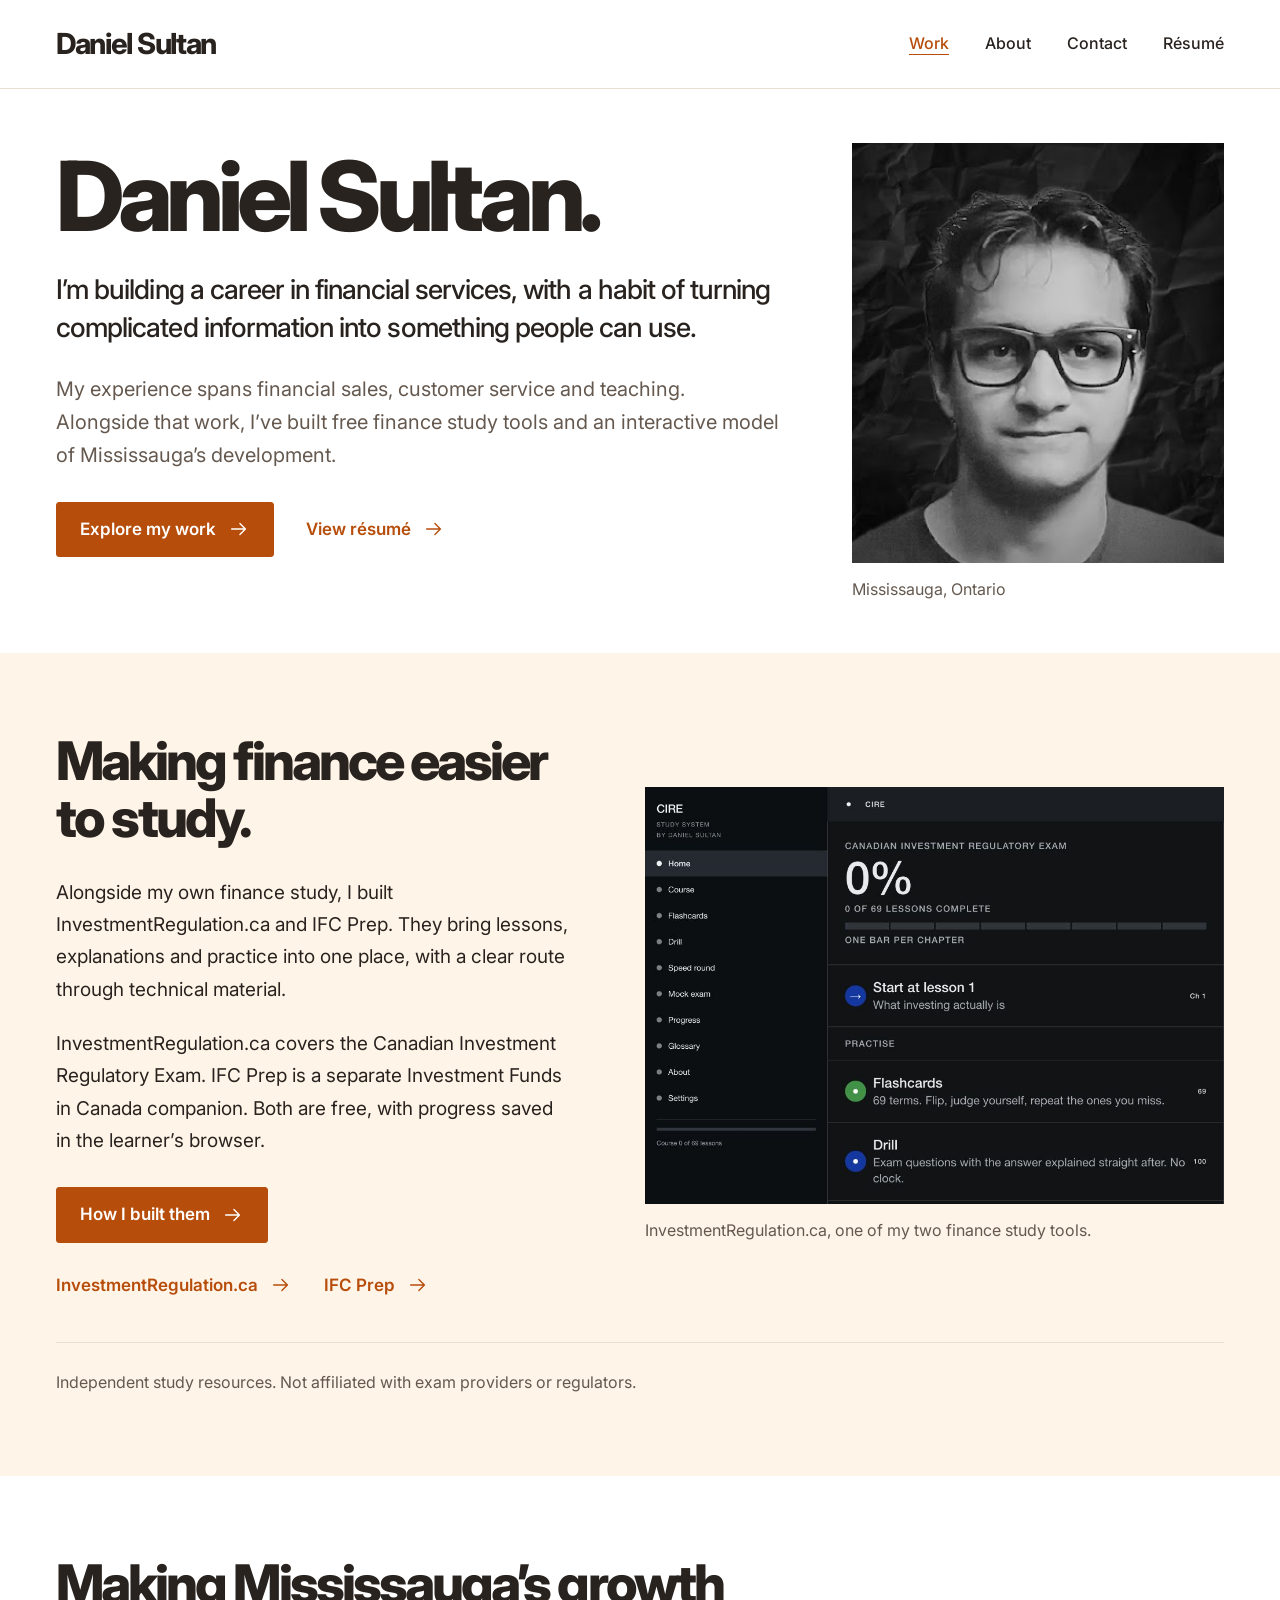
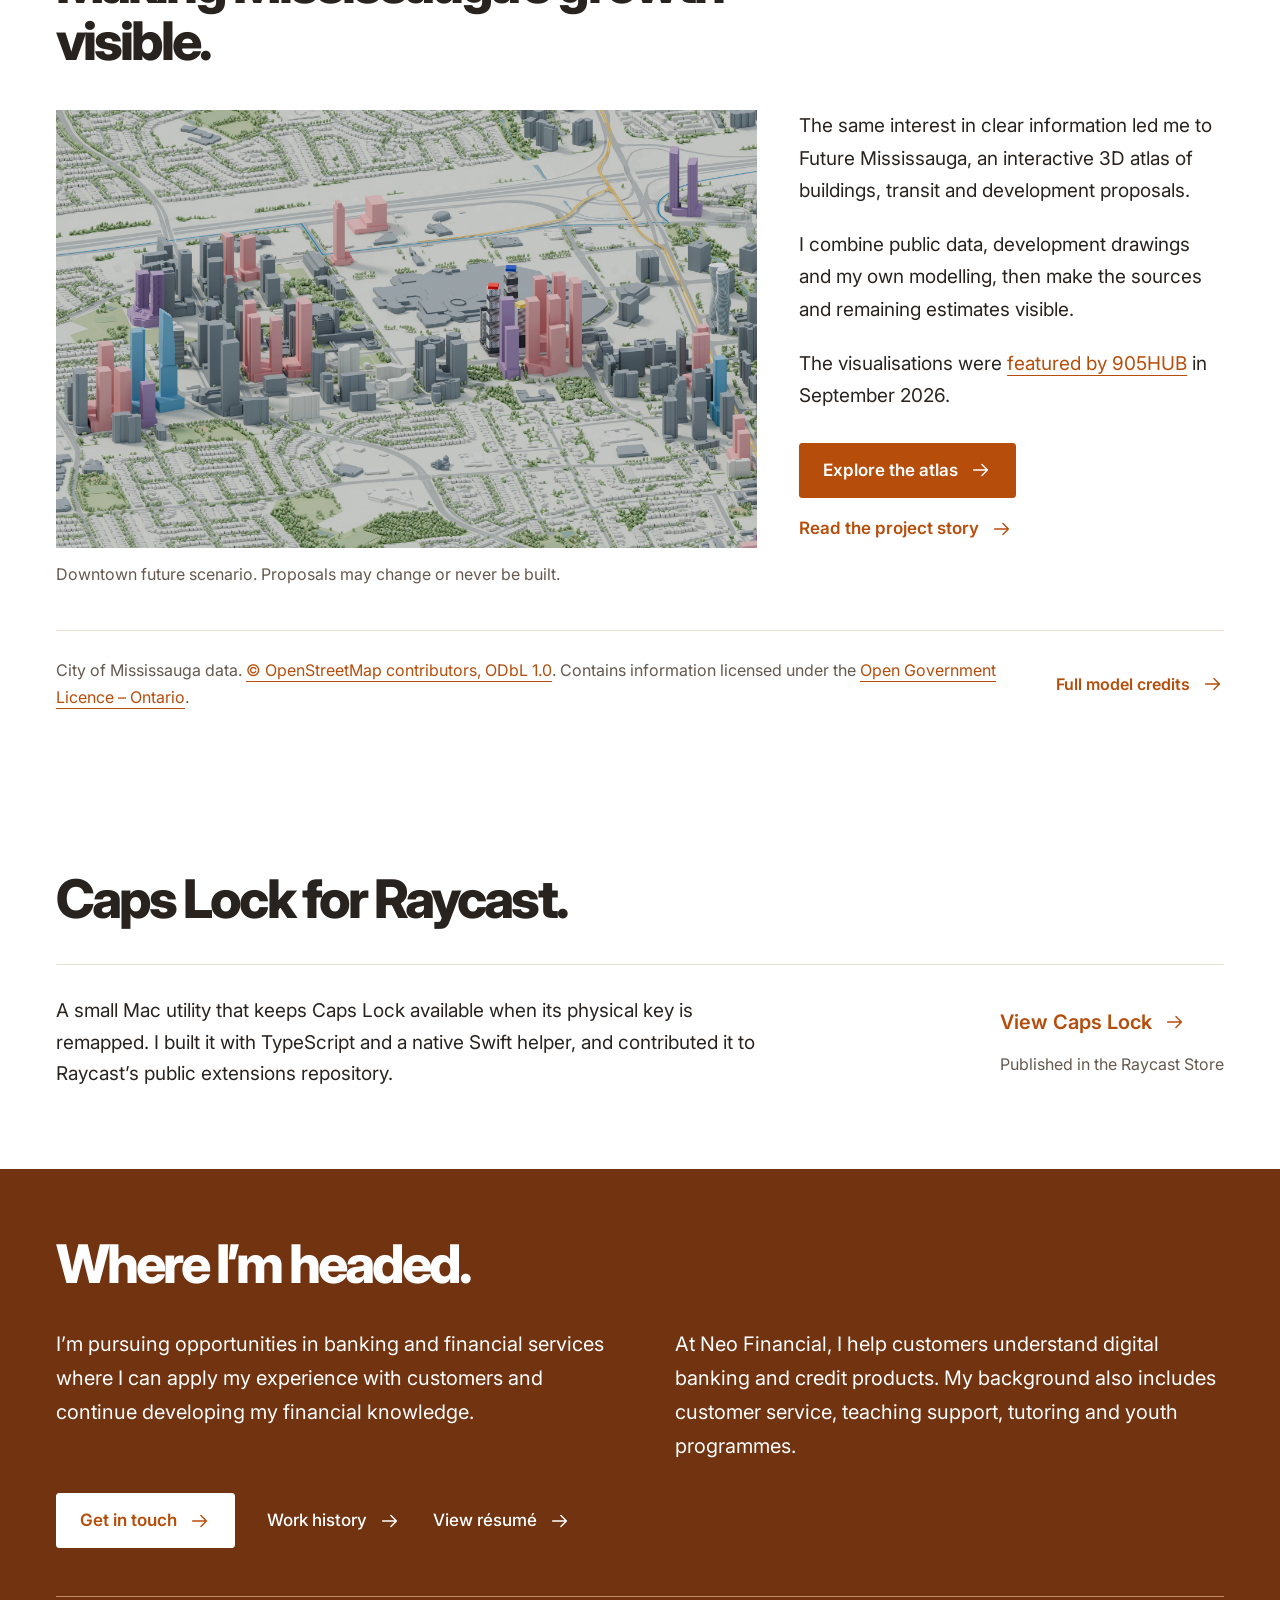
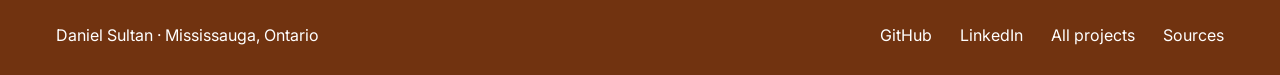
<file: index.html>
<!doctype html>
<html lang="en"><head>
<meta charset="utf-8"><meta name="viewport" content="width=device-width, initial-scale=1">
<title>Daniel Sultan | Financial services and useful projects</title><meta name="description" content="Daniel Sultan’s work in financial sales, finance learning tools, city visualisation and useful software.">
<link rel="canonical" href="https://danielsultan.ca/">
<meta property="og:title" content="Daniel Sultan | Financial services and useful projects"><meta property="og:description" content="Daniel Sultan’s work in financial sales, finance learning tools, city visualisation and useful software."><meta property="og:type" content="website"><meta property="og:url" content="https://danielsultan.ca/"><meta property="og:image" content="https://danielsultan.ca/assets/daniel-sultan-portrait.png"><meta property="og:image:alt" content="Daniel Sultan"><meta name="twitter:card" content="summary">
<link rel="icon" href="assets/favicon/openmoji-sunglasses-color.png"><link rel="preconnect" href="https://fonts.googleapis.com"><link rel="preconnect" href="https://fonts.gstatic.com" crossorigin><link href="https://fonts.googleapis.com/css2?family=Inter:wght@400;500;600;700;800&amp;display=swap" rel="stylesheet">
<link rel="stylesheet" href="story.css?v=20261028-orange"><script src="story.js?v=20261027d" defer></script><script type="application/ld+json">{"@context": "https://schema.org", "@type": "Person", "name": "Daniel Sultan", "url": "https://danielsultan.ca/", "sameAs": ["https://github.com/itsdanielsultan", "https://www.linkedin.com/in/daniel-sultan"], "description": "Financial sales experience, independent finance learning tools, city visualisation and useful software."}</script></head><body class="home-page"><a class="skip-link" href="#main">Skip to content</a><header class="site-header"><div class="container header-inner"><a class="brand" href="index.html">Daniel Sultan</a><nav class="primary-nav" aria-label="Main"><a href="index.html#work" aria-current="page">Work</a><a href="about.html">About</a><a href="contact.html">Contact</a><a class="nav-resume" href="assets/Daniel-Sultan-Public-Resume.pdf">Résumé</a></nav></div></header><main id="main" tabindex="-1"><section class="intro container"><div class="intro-copy"><h1>Daniel Sultan.</h1><p class="intro-lead">I’m building a career in financial services, with a habit of turning complicated information into something people can use.</p><p class="intro-summary">My experience spans financial sales, customer service and teaching. Alongside that work, I’ve built free finance study tools and an interactive model of Mississauga’s development.</p><div class="actions"><a class="button" href="#work">Explore my work<svg viewBox="0 0 24 24" aria-hidden="true"><path d="M4 12h15m-6-6 6 6-6 6"/></svg></a><a class="text-link" href="assets/Daniel-Sultan-Public-Resume.pdf">View résumé<svg viewBox="0 0 24 24" aria-hidden="true"><path d="M4 12h15m-6-6 6 6-6 6"/></svg></a></div></div><figure class="intro-portrait"><img src="assets/daniel-sultan-portrait.png" alt="Daniel Sultan" width="400" height="400" fetchpriority="high"><figcaption>Mississauga, Ontario</figcaption></figure></section><section class="chapter chapter-soft" id="work"><div class="container"><div class="finance-grid" id="project-learning"><div class="chapter-copy"><h2>Making finance easier to study.</h2><p>Alongside my own finance study, I built InvestmentRegulation.ca and IFC Prep. They bring lessons, explanations and practice into one place, with a clear route through technical material.</p><p>InvestmentRegulation.ca covers the Canadian Investment Regulatory Exam. IFC Prep is a separate Investment Funds in Canada companion. Both are free, with progress saved in the learner’s browser.</p><div class="actions"><a class="button" href="cire.html">How I built them<svg viewBox="0 0 24 24" aria-hidden="true"><path d="M4 12h15m-6-6 6 6-6 6"/></svg></a></div><div class="actions"><a class="text-link" href="https://investmentregulation.ca/">InvestmentRegulation.ca<svg viewBox="0 0 24 24" aria-hidden="true"><path d="M4 12h15m-6-6 6 6-6 6"/></svg></a><a class="text-link" href="https://ifcprep.ca/">IFC Prep<svg viewBox="0 0 24 24" aria-hidden="true"><path d="M4 12h15m-6-6 6 6-6 6"/></svg></a></div></div><figure class="media "><a href="assets/work/cire-study-screen.webp" data-image title="View image"><img src="assets/work/cire-study-screen.webp" width="1000" height="720" alt="InvestmentRegulation.ca dashboard showing its original lessons, flashcards and practice." decoding="async" loading="lazy"></a><figcaption>InvestmentRegulation.ca, one of my two finance study tools.</figcaption></figure></div><p class="section-note">Independent study resources. Not affiliated with exam providers or regulators.</p></div></section><section class="chapter" id="project-city"><div class="container"><h2 class="chapter-heading">Making Mississauga’s growth visible.</h2><div class="city-grid"><figure class="media "><a href="assets/work/downtown-native-20261023.webp" data-image title="View image"><img src="assets/work/downtown-native-20261023.webp" width="2400" height="1500" alt="Future Mississauga’s downtown model, with existing buildings and retained development proposals." decoding="async" loading="lazy"></a><figcaption>Downtown future scenario. Proposals may change or never be built.</figcaption></figure><div class="chapter-copy"><p>The same interest in clear information led me to Future Mississauga, an interactive 3D atlas of buildings, transit and development proposals.</p><p>I combine public data, development drawings and my own modelling, then make the sources and remaining estimates visible.</p><p class="recognition">The visualisations were <a href="https://www.instagram.com/905hub/p/Dd6sR2qFDEH/">featured by 905HUB</a> in September 2026.</p><div class="actions"><a class="button" href="https://futuremississauga.com/explore.html">Explore the atlas<svg viewBox="0 0 24 24" aria-hidden="true"><path d="M4 12h15m-6-6 6 6-6 6"/></svg></a><a class="text-link" href="future-mississauga.html">Read the project story<svg viewBox="0 0 24 24" aria-hidden="true"><path d="M4 12h15m-6-6 6 6-6 6"/></svg></a></div></div></div><div class="source-note"><p>City of Mississauga data. <a href="https://www.openstreetmap.org/copyright">© OpenStreetMap contributors, ODbL 1.0</a>. Contains information licensed under the <a href="https://www.ontario.ca/page/open-government-licence-ontario">Open Government Licence – Ontario</a>.</p><a class="text-link" href="proof.html#city-sources">Full model credits<svg viewBox="0 0 24 24" aria-hidden="true"><path d="M4 12h15m-6-6 6 6-6 6"/></svg></a></div></div></section><section class="chapter software-chapter" id="project-software"><div class="container"><h2>Caps Lock for Raycast.</h2><div class="software-row"><div><p>A small Mac utility that keeps Caps Lock available when its physical key is remapped. I built it with TypeScript and a native Swift helper, and contributed it to Raycast’s public extensions repository.</p></div><div><a class="text-link" href="https://www.raycast.com/itsdanielsultan/caps-lock">View Caps Lock<svg viewBox="0 0 24 24" aria-hidden="true"><path d="M4 12h15m-6-6 6 6-6 6"/></svg></a><p>Published in the Raycast Store</p></div></div></div></section><section class="direction"><div class="container"><h2>Where I’m headed.</h2><div class="direction-grid"><p>I’m pursuing opportunities in banking and financial services where I can apply my experience with customers and continue developing my financial knowledge.</p><p>At Neo Financial, I help customers understand digital banking and credit products. My background also includes customer service, teaching support, tutoring and youth programmes.</p></div><div class="actions"><a class="button button-light" href="contact.html">Get in touch<svg viewBox="0 0 24 24" aria-hidden="true"><path d="M4 12h15m-6-6 6 6-6 6"/></svg></a><a class="text-link" href="history.html">Work history<svg viewBox="0 0 24 24" aria-hidden="true"><path d="M4 12h15m-6-6 6 6-6 6"/></svg></a><a class="text-link" href="assets/Daniel-Sultan-Public-Resume.pdf">View résumé<svg viewBox="0 0 24 24" aria-hidden="true"><path d="M4 12h15m-6-6 6 6-6 6"/></svg></a></div></div></section></main><footer class="site-footer"><div class="container footer-inner"><p>Daniel Sultan · Mississauga, Ontario</p><nav aria-label="More"><a href="https://github.com/itsdanielsultan">GitHub</a><a href="https://www.linkedin.com/in/daniel-sultan">LinkedIn</a><a href="portfolio.html">All projects</a><a href="proof.html">Sources</a></nav></div></footer><dialog class="image-viewer" aria-label="Project image"><button class="viewer-close" type="button" aria-label="Close image"><svg viewBox="0 0 24 24" aria-hidden="true"><path d="m6 6 12 12M18 6 6 18"/></svg></button><figure><img alt=""><figcaption></figcaption></figure><a class="viewer-original" href="#">Open original image</a></dialog></body></html>
</file>
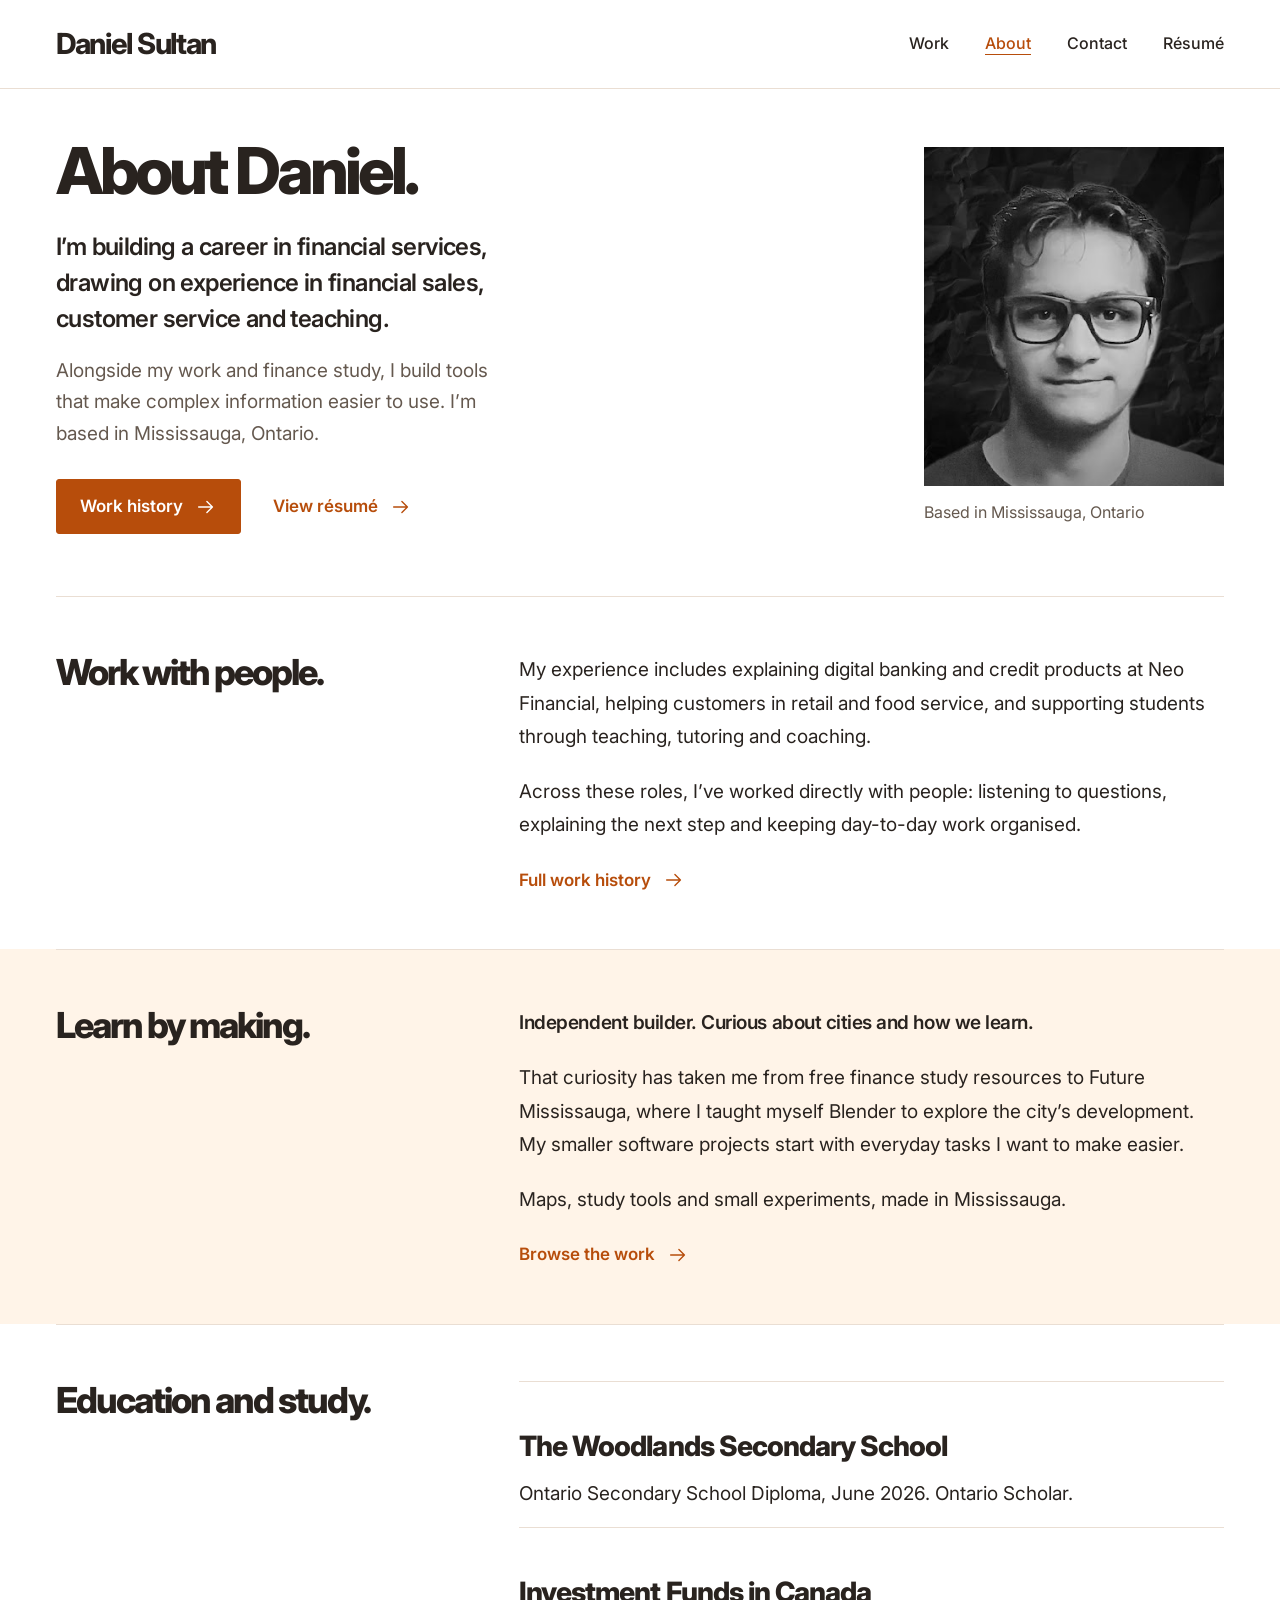
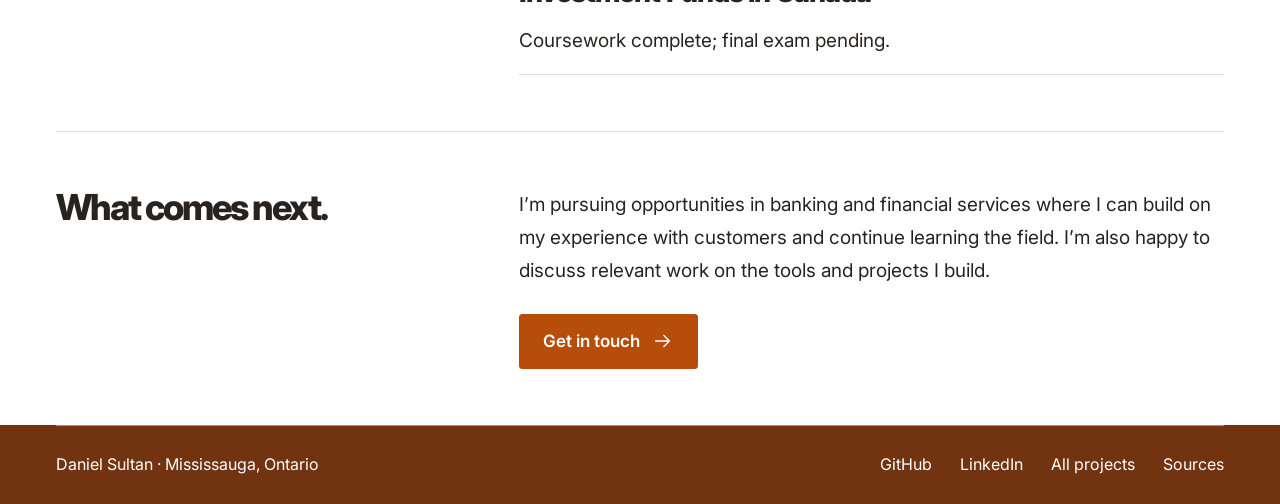
<file: about.html>
<!doctype html>
<html lang="en"><head>
<meta charset="utf-8"><meta name="viewport" content="width=device-width, initial-scale=1">
<title>About | Daniel Sultan</title><meta name="description" content="Daniel Sultan’s direction in financial services, customer-facing experience and independent projects.">
<link rel="canonical" href="https://danielsultan.ca/about.html">
<meta property="og:title" content="About | Daniel Sultan"><meta property="og:description" content="Daniel Sultan’s direction in financial services, customer-facing experience and independent projects."><meta property="og:type" content="website"><meta property="og:url" content="https://danielsultan.ca/about.html"><meta property="og:image" content="https://danielsultan.ca/assets/daniel-sultan-portrait.png"><meta property="og:image:alt" content="Daniel Sultan"><meta name="twitter:card" content="summary">
<link rel="icon" href="assets/favicon/openmoji-sunglasses-color.png"><link rel="preconnect" href="https://fonts.googleapis.com"><link rel="preconnect" href="https://fonts.gstatic.com" crossorigin><link href="https://fonts.googleapis.com/css2?family=Inter:wght@400;500;600;700;800&amp;display=swap" rel="stylesheet">
<link rel="stylesheet" href="story.css?v=20261028-orange"><script src="story.js?v=20261027d" defer></script></head><body class="document-page"><a class="skip-link" href="#main">Skip to content</a><header class="site-header"><div class="container header-inner"><a class="brand" href="index.html">Daniel Sultan</a><nav class="primary-nav" aria-label="Main"><a href="index.html#work">Work</a><a href="about.html" aria-current="page">About</a><a href="contact.html">Contact</a><a class="nav-resume" href="assets/Daniel-Sultan-Public-Resume.pdf">Résumé</a></nav></div></header><main id="main" tabindex="-1"><header class="page-intro container split-intro about-intro"><div class="page-copy"><h1>About Daniel.</h1><p class="lead">I’m building a career in financial services, drawing on experience in financial sales, customer service and teaching.</p><p>Alongside my work and finance study, I build tools that make complex information easier to use. I’m based in Mississauga, Ontario.</p><div class="actions"><a class="button" href="history.html">Work history<svg viewBox="0 0 24 24" aria-hidden="true"><path d="M4 12h15m-6-6 6 6-6 6"/></svg></a><a class="text-link" href="assets/Daniel-Sultan-Public-Resume.pdf">View résumé<svg viewBox="0 0 24 24" aria-hidden="true"><path d="M4 12h15m-6-6 6 6-6 6"/></svg></a></div></div><figure class="intro-portrait"><img src="assets/daniel-sultan-portrait.png" alt="Daniel Sultan" width="400" height="400"><figcaption>Based in Mississauga, Ontario</figcaption></figure></header><section class="story-section container " id="experience"><h2>Work with people.</h2><div class="section-body"><p>My experience includes explaining digital banking and credit products at Neo Financial, helping customers in retail and food service, and supporting students through teaching, tutoring and coaching.</p><p>Across these roles, I’ve worked directly with people: listening to questions, explaining the next step and keeping day-to-day work organised.</p><div class="actions"><a class="text-link" href="history.html">Full work history<svg viewBox="0 0 24 24" aria-hidden="true"><path d="M4 12h15m-6-6 6 6-6 6"/></svg></a></div></div></section><div class="chapter-soft"><section class="story-section container " id="independent-work"><h2>Learn by making.</h2><div class="section-body"><p class="personal-line">Independent builder. Curious about cities and how we learn.</p><p>That curiosity has taken me from free finance study resources to Future Mississauga, where I taught myself Blender to explore the city’s development. My smaller software projects start with everyday tasks I want to make easier.</p><p>Maps, study tools and small experiments, made in Mississauga.</p><div class="actions"><a class="text-link" href="portfolio.html">Browse the work<svg viewBox="0 0 24 24" aria-hidden="true"><path d="M4 12h15m-6-6 6 6-6 6"/></svg></a></div></div></section></div><section class="story-section container " id="education"><h2>Education and study.</h2><div class="section-body"><ul class="compact-list"><li><h3>The Woodlands Secondary School</h3><p>Ontario Secondary School Diploma, June 2026. Ontario Scholar.</p></li><li><h3>Investment Funds in Canada</h3><p>Coursework complete; final exam pending.</p></li></ul></div></section><section class="story-section container "><h2>What comes next.</h2><div class="section-body"><p>I’m pursuing opportunities in banking and financial services where I can build on my experience with customers and continue learning the field. I’m also happy to discuss relevant work on the tools and projects I build.</p><div class="actions"><a class="button" href="contact.html">Get in touch<svg viewBox="0 0 24 24" aria-hidden="true"><path d="M4 12h15m-6-6 6 6-6 6"/></svg></a></div></div></section></main><footer class="site-footer"><div class="container footer-inner"><p>Daniel Sultan · Mississauga, Ontario</p><nav aria-label="More"><a href="https://github.com/itsdanielsultan">GitHub</a><a href="https://www.linkedin.com/in/daniel-sultan">LinkedIn</a><a href="portfolio.html">All projects</a><a href="proof.html">Sources</a></nav></div></footer><dialog class="image-viewer" aria-label="Project image"><button class="viewer-close" type="button" aria-label="Close image"><svg viewBox="0 0 24 24" aria-hidden="true"><path d="m6 6 12 12M18 6 6 18"/></svg></button><figure><img alt=""><figcaption></figcaption></figure><a class="viewer-original" href="#">Open original image</a></dialog></body></html>
</file>
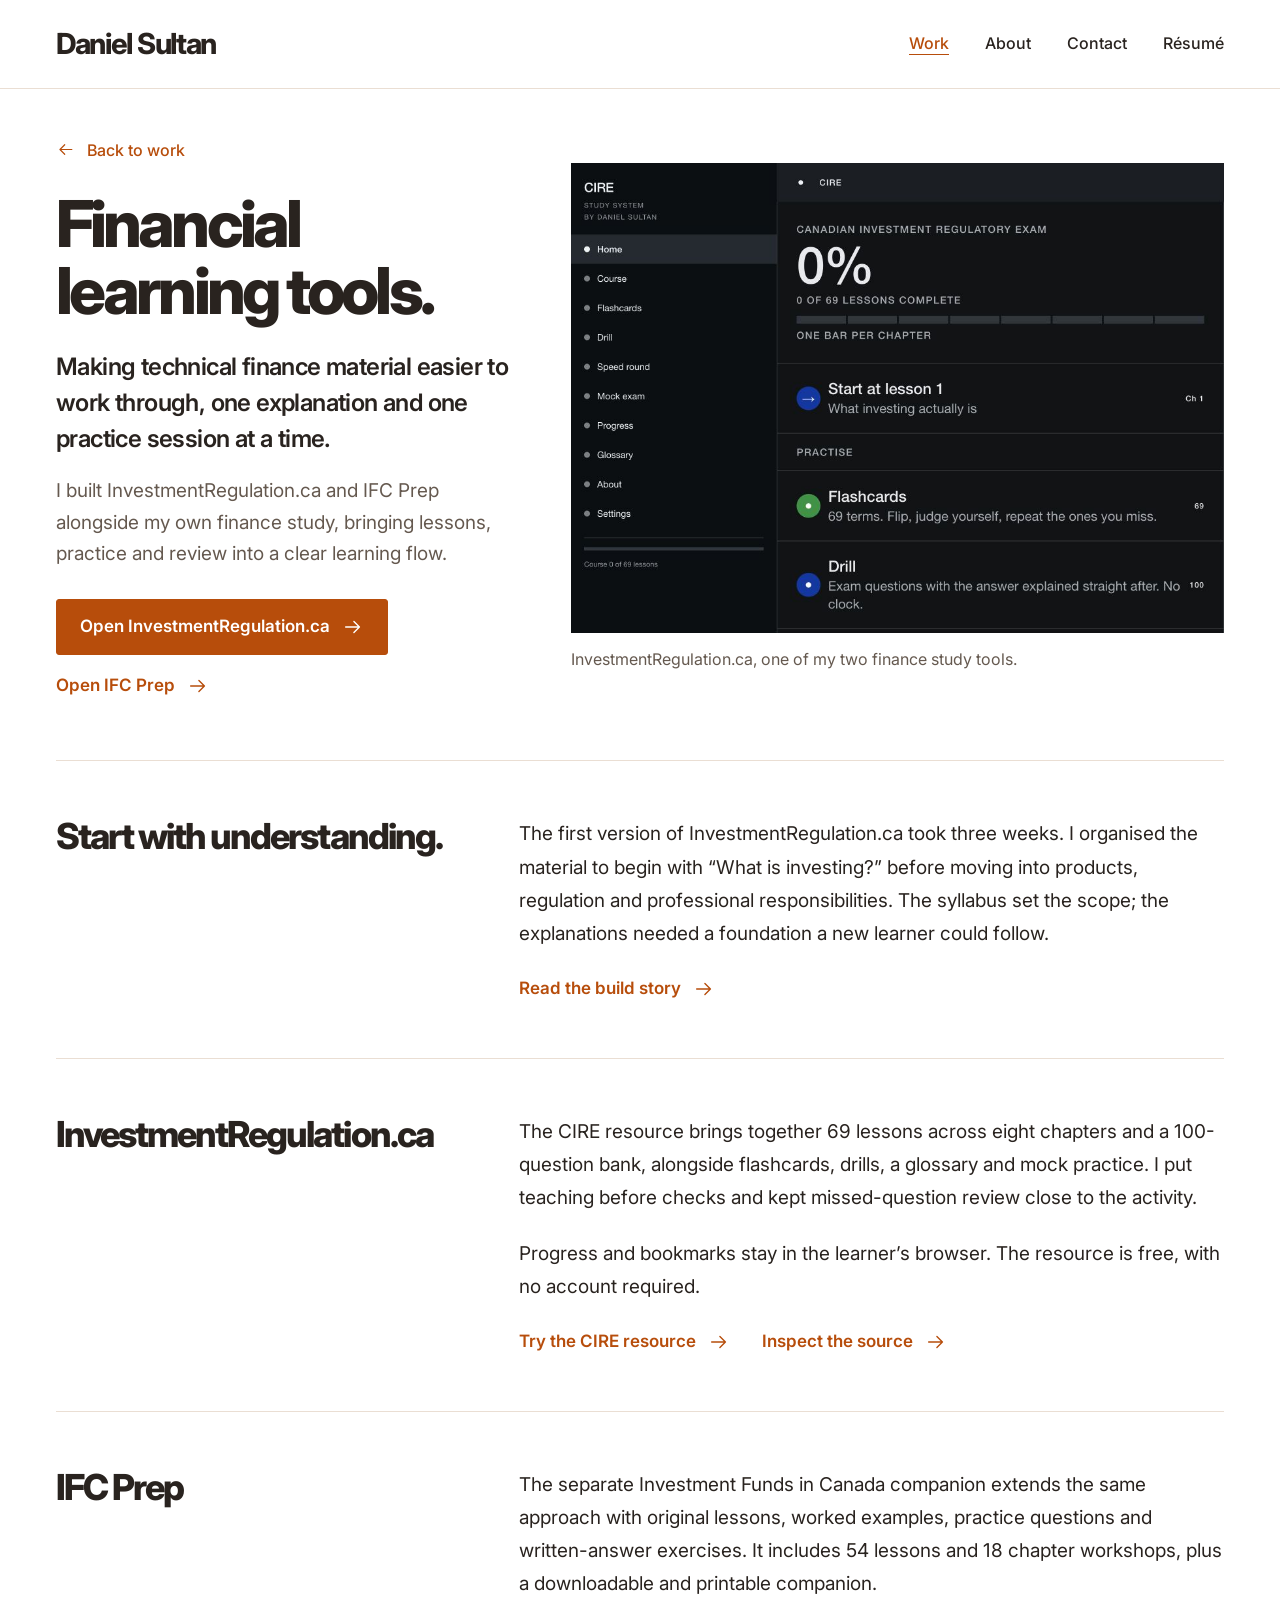
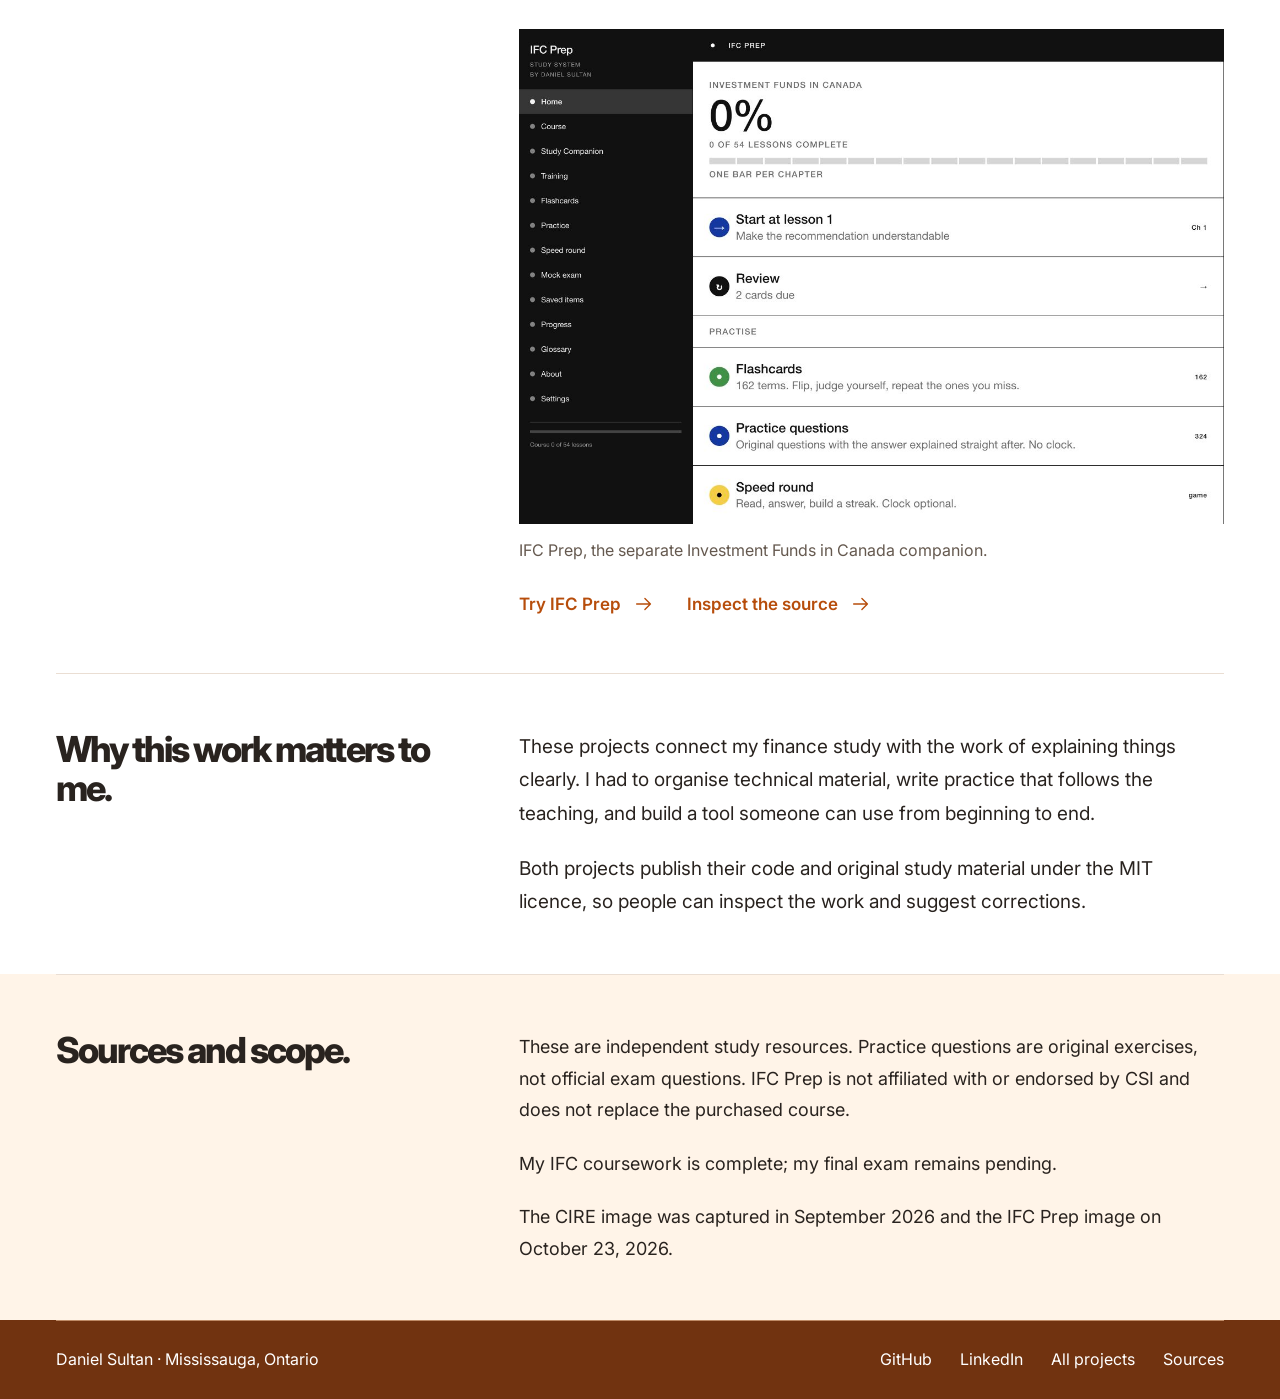
<file: cire.html>
<!doctype html>
<html lang="en"><head>
<meta charset="utf-8"><meta name="viewport" content="width=device-width, initial-scale=1">
<title>Financial learning tools | Daniel Sultan</title><meta name="description" content="How Daniel Sultan built InvestmentRegulation.ca and IFC Prep, two free and independent finance study resources.">
<link rel="canonical" href="https://danielsultan.ca/cire.html">
<meta property="og:title" content="Financial learning tools | Daniel Sultan"><meta property="og:description" content="How Daniel Sultan built InvestmentRegulation.ca and IFC Prep, two free and independent finance study resources."><meta property="og:type" content="website"><meta property="og:url" content="https://danielsultan.ca/cire.html"><meta property="og:image" content="https://danielsultan.ca/assets/work/cire-study-screen.webp"><meta property="og:image:alt" content="InvestmentRegulation.ca study dashboard"><meta name="twitter:card" content="summary_large_image">
<link rel="icon" href="assets/favicon/openmoji-sunglasses-color.png"><link rel="preconnect" href="https://fonts.googleapis.com"><link rel="preconnect" href="https://fonts.gstatic.com" crossorigin><link href="https://fonts.googleapis.com/css2?family=Inter:wght@400;500;600;700;800&amp;display=swap" rel="stylesheet">
<link rel="stylesheet" href="story.css?v=20261028-orange"><script src="story.js?v=20261027d" defer></script></head><body class="document-page"><a class="skip-link" href="#main">Skip to content</a><header class="site-header"><div class="container header-inner"><a class="brand" href="index.html">Daniel Sultan</a><nav class="primary-nav" aria-label="Main"><a href="index.html#work" aria-current="page">Work</a><a href="about.html">About</a><a href="contact.html">Contact</a><a class="nav-resume" href="assets/Daniel-Sultan-Public-Resume.pdf">Résumé</a></nav></div></header><main id="main" tabindex="-1"><header class="page-intro container split-intro"><div class="page-copy"><a class="back-link" href="index.html#project-learning"><svg viewBox="0 0 24 24" aria-hidden="true"><path d="M20 12H5m6-6-6 6 6 6"/></svg>Back to work</a><h1>Financial learning tools.</h1><p class="lead">Making technical finance material easier to work through, one explanation and one practice session at a time.</p><p>I built InvestmentRegulation.ca and IFC Prep alongside my own finance study, bringing lessons, practice and review into a clear learning flow.</p><div class="actions"><a class="button" href="https://investmentregulation.ca/">Open InvestmentRegulation.ca<svg viewBox="0 0 24 24" aria-hidden="true"><path d="M4 12h15m-6-6 6 6-6 6"/></svg></a><a class="text-link" href="https://ifcprep.ca/">Open IFC Prep<svg viewBox="0 0 24 24" aria-hidden="true"><path d="M4 12h15m-6-6 6 6-6 6"/></svg></a></div></div><figure class="media "><a href="assets/work/cire-study-screen.webp" data-image title="View image"><img src="assets/work/cire-study-screen.webp" width="1000" height="720" alt="InvestmentRegulation.ca dashboard showing its original lessons, flashcards and practice." decoding="async" loading="lazy"></a><figcaption>InvestmentRegulation.ca, one of my two finance study tools.</figcaption></figure></header><section class="story-section container " id="starting-point"><h2>Start with understanding.</h2><div class="section-body"><p>The first version of InvestmentRegulation.ca took three weeks. I organised the material to begin with “What is investing?” before moving into products, regulation and professional responsibilities. The syllabus set the scope; the explanations needed a foundation a new learner could follow.</p><div class="actions"><a class="text-link" href="https://medium.com/@itsdanielsultan/introducing-investmentregulation-ca-659e3e421be0">Read the build story<svg viewBox="0 0 24 24" aria-hidden="true"><path d="M4 12h15m-6-6 6 6-6 6"/></svg></a></div></div></section><section class="story-section container " id="cire"><h2>InvestmentRegulation.ca</h2><div class="section-body"><p>The CIRE resource brings together 69 lessons across eight chapters and a 100-question bank, alongside flashcards, drills, a glossary and mock practice. I put teaching before checks and kept missed-question review close to the activity.</p><p>Progress and bookmarks stay in the learner’s browser. The resource is free, with no account required.</p><div class="actions"><a class="text-link" href="https://investmentregulation.ca/">Try the CIRE resource<svg viewBox="0 0 24 24" aria-hidden="true"><path d="M4 12h15m-6-6 6 6-6 6"/></svg></a><a class="text-link" href="https://github.com/itsdanielsultan/Daniel-CIRE">Inspect the source<svg viewBox="0 0 24 24" aria-hidden="true"><path d="M4 12h15m-6-6 6 6-6 6"/></svg></a></div></div></section><section class="story-section container " id="ifc-prep"><h2>IFC Prep</h2><div class="section-body"><p>The separate Investment Funds in Canada companion extends the same approach with original lessons, worked examples, practice questions and written-answer exercises. It includes 54 lessons and 18 chapter workshops, plus a downloadable and printable companion.</p><figure class="media "><a href="assets/work/ifc-prep-home.jpg" data-image title="View image"><img src="assets/work/ifc-prep-home.jpg" width="1280" height="900" alt="IFC Prep dashboard with lessons, flashcards and practice." decoding="async" loading="lazy"></a><figcaption>IFC Prep, the separate Investment Funds in Canada companion.</figcaption></figure><div class="actions"><a class="text-link" href="https://ifcprep.ca/">Try IFC Prep<svg viewBox="0 0 24 24" aria-hidden="true"><path d="M4 12h15m-6-6 6 6-6 6"/></svg></a><a class="text-link" href="https://github.com/itsdanielsultan/IFC-Prep">Inspect the source<svg viewBox="0 0 24 24" aria-hidden="true"><path d="M4 12h15m-6-6 6 6-6 6"/></svg></a></div></div></section><section class="story-section container " id="decisions"><h2>Why this work matters to me.</h2><div class="section-body"><p>These projects connect my finance study with the work of explaining things clearly. I had to organise technical material, write practice that follows the teaching, and build a tool someone can use from beginning to end.</p><p>Both projects publish their code and original study material under the MIT licence, so people can inspect the work and suggest corrections.</p></div></section><div class="chapter-soft"><section class="story-section container sources-section" id="limits"><h2>Sources and scope.</h2><div class="section-body"><p>These are independent study resources. Practice questions are original exercises, not official exam questions. IFC Prep is not affiliated with or endorsed by CSI and does not replace the purchased course.</p><p>My IFC coursework is complete; my final exam remains pending.</p><p>The CIRE image was captured in September 2026 and the IFC Prep image on October 23, 2026.</p></div></section></div></main><footer class="site-footer"><div class="container footer-inner"><p>Daniel Sultan · Mississauga, Ontario</p><nav aria-label="More"><a href="https://github.com/itsdanielsultan">GitHub</a><a href="https://www.linkedin.com/in/daniel-sultan">LinkedIn</a><a href="portfolio.html">All projects</a><a href="proof.html">Sources</a></nav></div></footer><dialog class="image-viewer" aria-label="Project image"><button class="viewer-close" type="button" aria-label="Close image"><svg viewBox="0 0 24 24" aria-hidden="true"><path d="m6 6 12 12M18 6 6 18"/></svg></button><figure><img alt=""><figcaption></figcaption></figure><a class="viewer-original" href="#">Open original image</a></dialog></body></html>
</file>
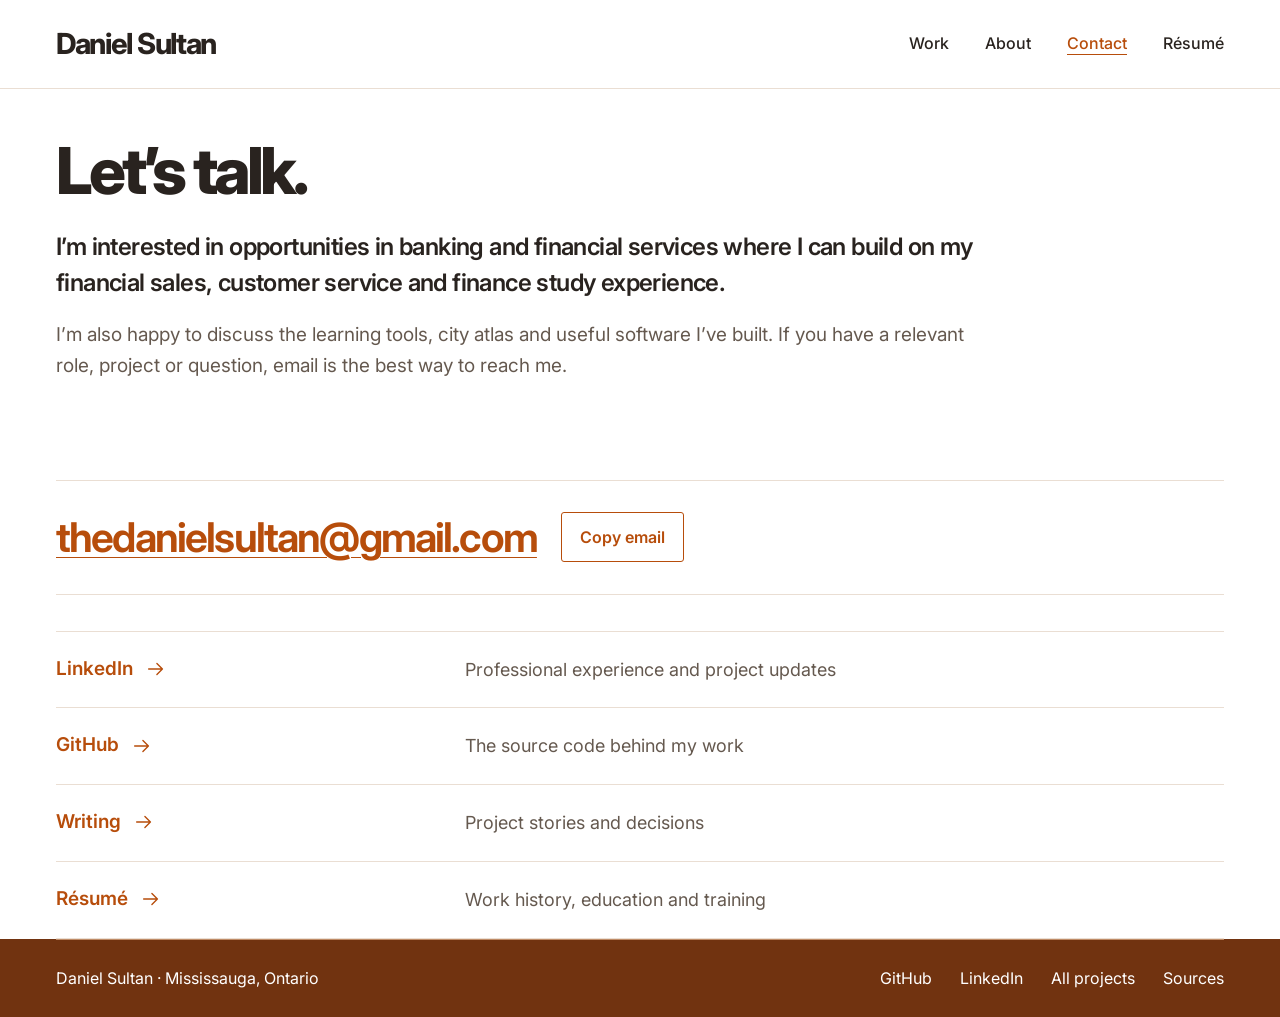
<file: contact.html>
<!doctype html>
<html lang="en"><head>
<meta charset="utf-8"><meta name="viewport" content="width=device-width, initial-scale=1">
<title>Contact | Daniel Sultan</title><meta name="description" content="Contact Daniel Sultan about opportunities in banking and financial services, or relevant project work.">
<link rel="canonical" href="https://danielsultan.ca/contact.html">
<meta property="og:title" content="Contact | Daniel Sultan"><meta property="og:description" content="Contact Daniel Sultan about opportunities in banking and financial services, or relevant project work."><meta property="og:type" content="website"><meta property="og:url" content="https://danielsultan.ca/contact.html"><meta property="og:image" content="https://danielsultan.ca/assets/daniel-sultan-portrait.png"><meta property="og:image:alt" content="Daniel Sultan"><meta name="twitter:card" content="summary">
<link rel="icon" href="assets/favicon/openmoji-sunglasses-color.png"><link rel="preconnect" href="https://fonts.googleapis.com"><link rel="preconnect" href="https://fonts.gstatic.com" crossorigin><link href="https://fonts.googleapis.com/css2?family=Inter:wght@400;500;600;700;800&amp;display=swap" rel="stylesheet">
<link rel="stylesheet" href="story.css?v=20261028-orange"><script src="story.js?v=20261027d" defer></script></head><body class="document-page"><a class="skip-link" href="#main">Skip to content</a><header class="site-header"><div class="container header-inner"><a class="brand" href="index.html">Daniel Sultan</a><nav class="primary-nav" aria-label="Main"><a href="index.html#work">Work</a><a href="about.html">About</a><a href="contact.html" aria-current="page">Contact</a><a class="nav-resume" href="assets/Daniel-Sultan-Public-Resume.pdf">Résumé</a></nav></div></header><main id="main" tabindex="-1"><header class="page-intro container"><div class="page-copy"><h1>Let’s talk.</h1><p class="lead">I’m interested in opportunities in banking and financial services where I can build on my financial sales, customer service and finance study experience.</p><p>I’m also happy to discuss the learning tools, city atlas and useful software I’ve built. If you have a relevant role, project or question, email is the best way to reach me.</p></div></header><div class="container"><div class="contact-address"><a href="mailto:thedanielsultan@gmail.com">thedanielsultan@gmail.com</a><button id="copy-email" type="button" data-email="thedanielsultan@gmail.com" aria-live="polite">Copy email</button></div><div class="contact-links"><div class="contact-link-row"><a class="text-link" href="https://www.linkedin.com/in/daniel-sultan">LinkedIn<svg viewBox="0 0 24 24" aria-hidden="true"><path d="M4 12h15m-6-6 6 6-6 6"/></svg></a><p>Professional experience and project updates</p></div><div class="contact-link-row"><a class="text-link" href="https://github.com/itsdanielsultan">GitHub<svg viewBox="0 0 24 24" aria-hidden="true"><path d="M4 12h15m-6-6 6 6-6 6"/></svg></a><p>The source code behind my work</p></div><div class="contact-link-row"><a class="text-link" href="https://medium.com/@itsdanielsultan">Writing<svg viewBox="0 0 24 24" aria-hidden="true"><path d="M4 12h15m-6-6 6 6-6 6"/></svg></a><p>Project stories and decisions</p></div><div class="contact-link-row"><a class="text-link" href="assets/Daniel-Sultan-Public-Resume.pdf">Résumé<svg viewBox="0 0 24 24" aria-hidden="true"><path d="M4 12h15m-6-6 6 6-6 6"/></svg></a><p>Work history, education and training</p></div></div></div><span id="contact" class="anchor-alias" aria-hidden="true"></span><span id="contact-title" class="anchor-alias" aria-hidden="true"></span><span id="links" class="anchor-alias" aria-hidden="true"></span></main><footer class="site-footer"><div class="container footer-inner"><p>Daniel Sultan · Mississauga, Ontario</p><nav aria-label="More"><a href="https://github.com/itsdanielsultan">GitHub</a><a href="https://www.linkedin.com/in/daniel-sultan">LinkedIn</a><a href="portfolio.html">All projects</a><a href="proof.html">Sources</a></nav></div></footer><dialog class="image-viewer" aria-label="Project image"><button class="viewer-close" type="button" aria-label="Close image"><svg viewBox="0 0 24 24" aria-hidden="true"><path d="m6 6 12 12M18 6 6 18"/></svg></button><figure><img alt=""><figcaption></figcaption></figure><a class="viewer-original" href="#">Open original image</a></dialog></body></html>
</file>
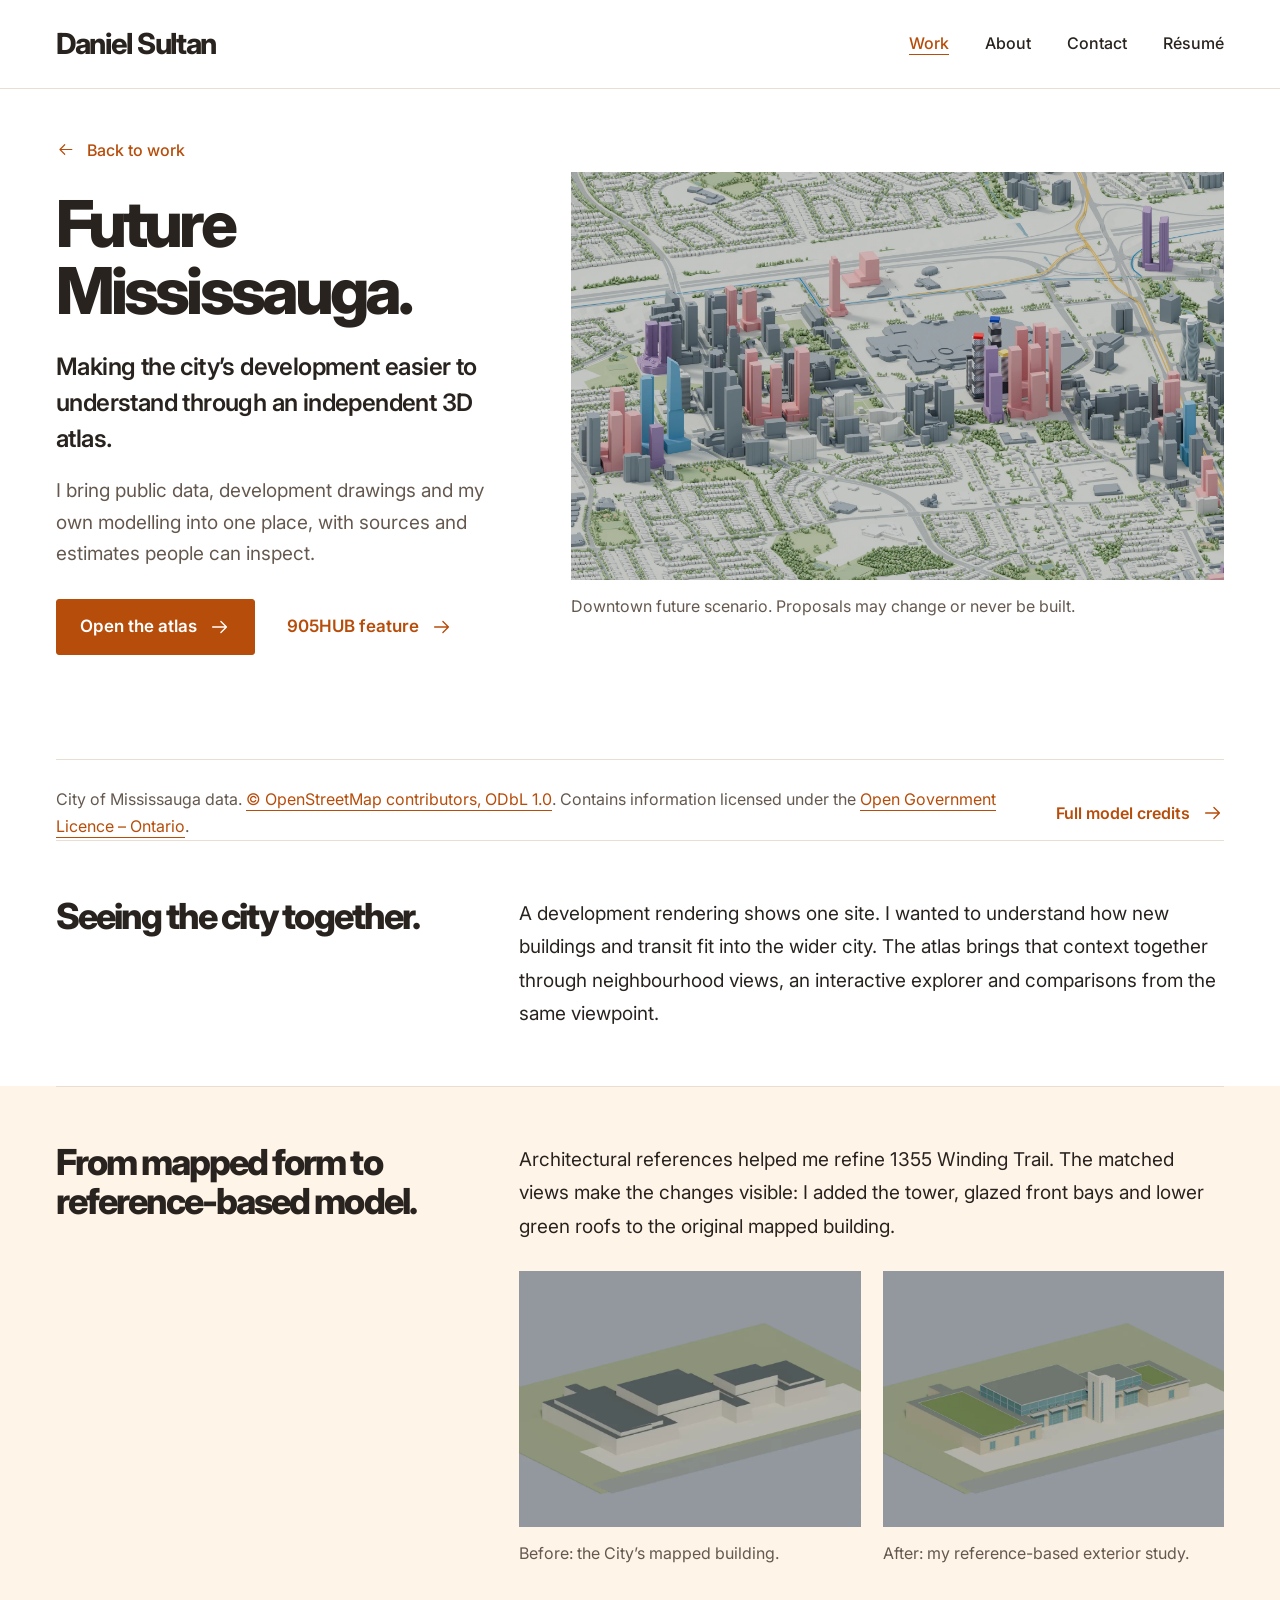
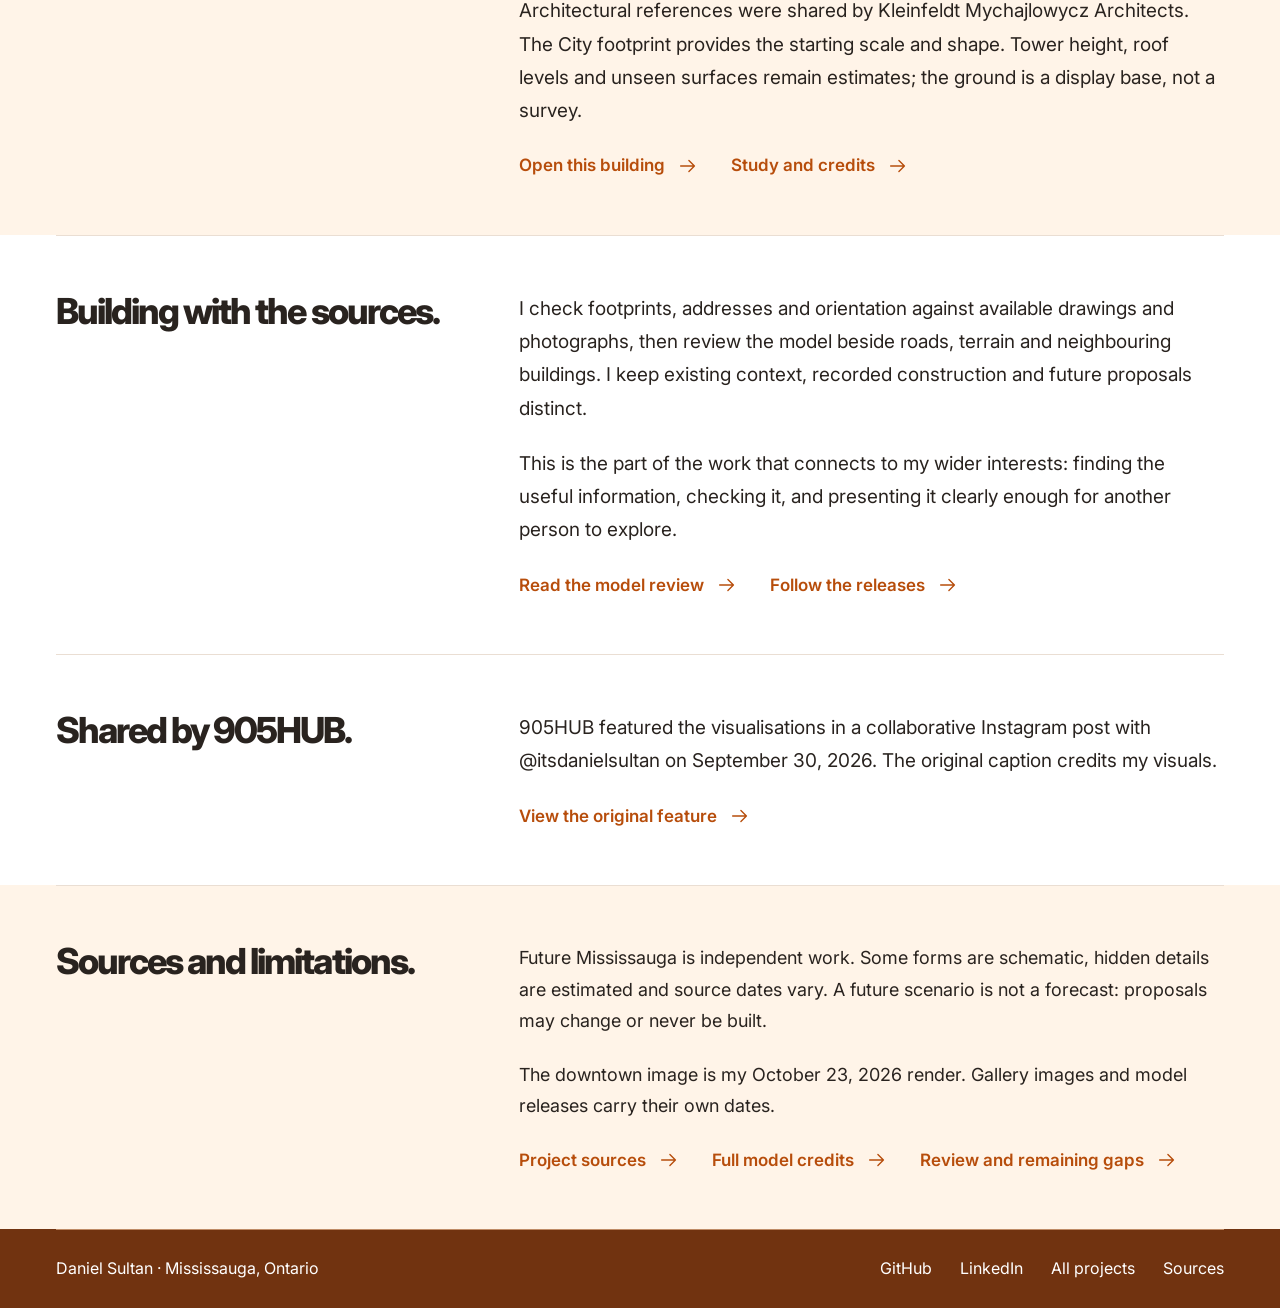
<file: future-mississauga.html>
<!doctype html>
<html lang="en"><head>
<meta charset="utf-8"><meta name="viewport" content="width=device-width, initial-scale=1">
<title>Future Mississauga | Daniel Sultan</title><meta name="description" content="An independent 3D atlas bringing buildings, transit and development proposals into context, featured by 905HUB.">
<link rel="canonical" href="https://danielsultan.ca/future-mississauga.html">
<meta property="og:title" content="Future Mississauga | Daniel Sultan"><meta property="og:description" content="An independent 3D atlas bringing buildings, transit and development proposals into context, featured by 905HUB."><meta property="og:type" content="website"><meta property="og:url" content="https://danielsultan.ca/future-mississauga.html"><meta property="og:image" content="https://danielsultan.ca/assets/work/downtown-native-20261023.webp"><meta property="og:image:alt" content="Future Mississauga city atlas"><meta name="twitter:card" content="summary_large_image">
<link rel="icon" href="assets/favicon/openmoji-sunglasses-color.png"><link rel="preconnect" href="https://fonts.googleapis.com"><link rel="preconnect" href="https://fonts.gstatic.com" crossorigin><link href="https://fonts.googleapis.com/css2?family=Inter:wght@400;500;600;700;800&amp;display=swap" rel="stylesheet">
<link rel="stylesheet" href="story.css?v=20261028-orange"><script src="story.js?v=20261027d" defer></script></head><body class="document-page"><a class="skip-link" href="#main">Skip to content</a><header class="site-header"><div class="container header-inner"><a class="brand" href="index.html">Daniel Sultan</a><nav class="primary-nav" aria-label="Main"><a href="index.html#work" aria-current="page">Work</a><a href="about.html">About</a><a href="contact.html">Contact</a><a class="nav-resume" href="assets/Daniel-Sultan-Public-Resume.pdf">Résumé</a></nav></div></header><main id="main" tabindex="-1"><header class="page-intro container split-intro"><div class="page-copy"><a class="back-link" href="index.html#project-city"><svg viewBox="0 0 24 24" aria-hidden="true"><path d="M20 12H5m6-6-6 6 6 6"/></svg>Back to work</a><h1>Future Mississauga.</h1><p class="lead">Making the city’s development easier to understand through an independent 3D atlas.</p><p>I bring public data, development drawings and my own modelling into one place, with sources and estimates people can inspect.</p><div class="actions"><a class="button" href="https://futuremississauga.com/explore.html">Open the atlas<svg viewBox="0 0 24 24" aria-hidden="true"><path d="M4 12h15m-6-6 6 6-6 6"/></svg></a><a class="text-link" href="https://www.instagram.com/905hub/p/Dd6sR2qFDEH/">905HUB feature<svg viewBox="0 0 24 24" aria-hidden="true"><path d="M4 12h15m-6-6 6 6-6 6"/></svg></a></div></div><figure class="media "><a href="assets/work/downtown-native-20261023.webp" data-image title="View image"><img src="assets/work/downtown-native-20261023.webp" width="2400" height="1500" alt="Future Mississauga’s downtown model, with existing buildings and retained development proposals." decoding="async" loading="lazy"></a><figcaption>Downtown future scenario. Proposals may change or never be built.</figcaption></figure></header><div class="container"><div class="source-note"><p>City of Mississauga data. <a href="https://www.openstreetmap.org/copyright">© OpenStreetMap contributors, ODbL 1.0</a>. Contains information licensed under the <a href="https://www.ontario.ca/page/open-government-licence-ontario">Open Government Licence – Ontario</a>.</p><a class="text-link" href="proof.html#city-sources">Full model credits<svg viewBox="0 0 24 24" aria-hidden="true"><path d="M4 12h15m-6-6 6 6-6 6"/></svg></a></div></div><section class="story-section container " id="starting-point"><h2>Seeing the city together.</h2><div class="section-body"><p>A development rendering shows one site. I wanted to understand how new buildings and transit fit into the wider city. The atlas brings that context together through neighbourhood views, an interactive explorer and comparisons from the same viewpoint.</p></div></section><div class="chapter-soft"><section class="story-section container " id="refinements"><h2>From mapped form to reference-based model.</h2><div class="section-body"><p>Architectural references helped me refine 1355 Winding Trail. The matched views make the changes visible: I added the tower, glazed front bays and lower green roofs to the original mapped building.</p><div class="comparison-pair"><figure class="media "><a href="assets/work/winding-trail-before.webp" data-image title="View image"><img src="assets/work/winding-trail-before.webp" width="1000" height="750" alt="1355 Winding Trail as the original City mapped building." decoding="async" loading="lazy"></a><figcaption>Before: the City’s mapped building.</figcaption></figure><figure class="media "><a href="assets/work/winding-trail-after.webp" data-image title="View image"><img src="assets/work/winding-trail-after.webp" width="1000" height="750" alt="Daniel’s reference-based exterior model of 1355 Winding Trail." decoding="async" loading="lazy"></a><figcaption>After: my reference-based exterior study.</figcaption></figure></div><p>Architectural references were shared by Kleinfeldt Mychajlowycz Architects. The City footprint provides the starting scale and shape. Tower height, roof levels and unseen surfaces remain estimates; the ground is a display base, not a survey.</p><div class="actions"><a class="text-link" href="https://futuremississauga.com/explore.html?district=dixie-applewood&amp;project=winding-trail-1355">Open this building<svg viewBox="0 0 24 24" aria-hidden="true"><path d="M4 12h15m-6-6 6 6-6 6"/></svg></a><a class="text-link" href="https://futuremississauga.com/reference-updates.html">Study and credits<svg viewBox="0 0 24 24" aria-hidden="true"><path d="M4 12h15m-6-6 6 6-6 6"/></svg></a></div></div></section></div><section class="story-section container " id="decisions"><h2>Building with the sources.</h2><div class="section-body"><p>I check footprints, addresses and orientation against available drawings and photographs, then review the model beside roads, terrain and neighbouring buildings. I keep existing context, recorded construction and future proposals distinct.</p><p>This is the part of the work that connects to my wider interests: finding the useful information, checking it, and presenting it clearly enough for another person to explore.</p><div class="actions"><a class="text-link" href="https://futuremississauga.com/accuracy-review.html">Read the model review<svg viewBox="0 0 24 24" aria-hidden="true"><path d="M4 12h15m-6-6 6 6-6 6"/></svg></a><a class="text-link" href="https://futuremississauga.com/updates.html">Follow the releases<svg viewBox="0 0 24 24" aria-hidden="true"><path d="M4 12h15m-6-6 6 6-6 6"/></svg></a></div></div></section><section class="story-section container " id="media-feature"><span id="media-feature-title" class="anchor-alias" aria-hidden="true"></span><h2>Shared by 905HUB.</h2><div class="section-body"><p>905HUB featured the visualisations in a collaborative Instagram post with @itsdanielsultan on September 30, 2026. The original caption credits my visuals.</p><div class="actions"><a class="text-link" href="https://www.instagram.com/905hub/p/Dd6sR2qFDEH/">View the original feature<svg viewBox="0 0 24 24" aria-hidden="true"><path d="M4 12h15m-6-6 6 6-6 6"/></svg></a></div></div></section><div class="chapter-soft"><section class="story-section container sources-section" id="limits"><h2>Sources and limitations.</h2><div class="section-body"><p>Future Mississauga is independent work. Some forms are schematic, hidden details are estimated and source dates vary. A future scenario is not a forecast: proposals may change or never be built.</p><p>The downtown image is my October 23, 2026 render. Gallery images and model releases carry their own dates.</p><div class="actions"><a class="text-link" href="https://futuremississauga.com/sources.html">Project sources<svg viewBox="0 0 24 24" aria-hidden="true"><path d="M4 12h15m-6-6 6 6-6 6"/></svg></a><a class="text-link" href="https://futuremississauga.com/licenses/CREDITS.md">Full model credits<svg viewBox="0 0 24 24" aria-hidden="true"><path d="M4 12h15m-6-6 6 6-6 6"/></svg></a><a class="text-link" href="https://futuremississauga.com/accuracy-review.html">Review and remaining gaps<svg viewBox="0 0 24 24" aria-hidden="true"><path d="M4 12h15m-6-6 6 6-6 6"/></svg></a></div></div></section></div></main><footer class="site-footer"><div class="container footer-inner"><p>Daniel Sultan · Mississauga, Ontario</p><nav aria-label="More"><a href="https://github.com/itsdanielsultan">GitHub</a><a href="https://www.linkedin.com/in/daniel-sultan">LinkedIn</a><a href="portfolio.html">All projects</a><a href="proof.html">Sources</a></nav></div></footer><dialog class="image-viewer" aria-label="Project image"><button class="viewer-close" type="button" aria-label="Close image"><svg viewBox="0 0 24 24" aria-hidden="true"><path d="m6 6 12 12M18 6 6 18"/></svg></button><figure><img alt=""><figcaption></figcaption></figure><a class="viewer-original" href="#">Open original image</a></dialog></body></html>
</file>
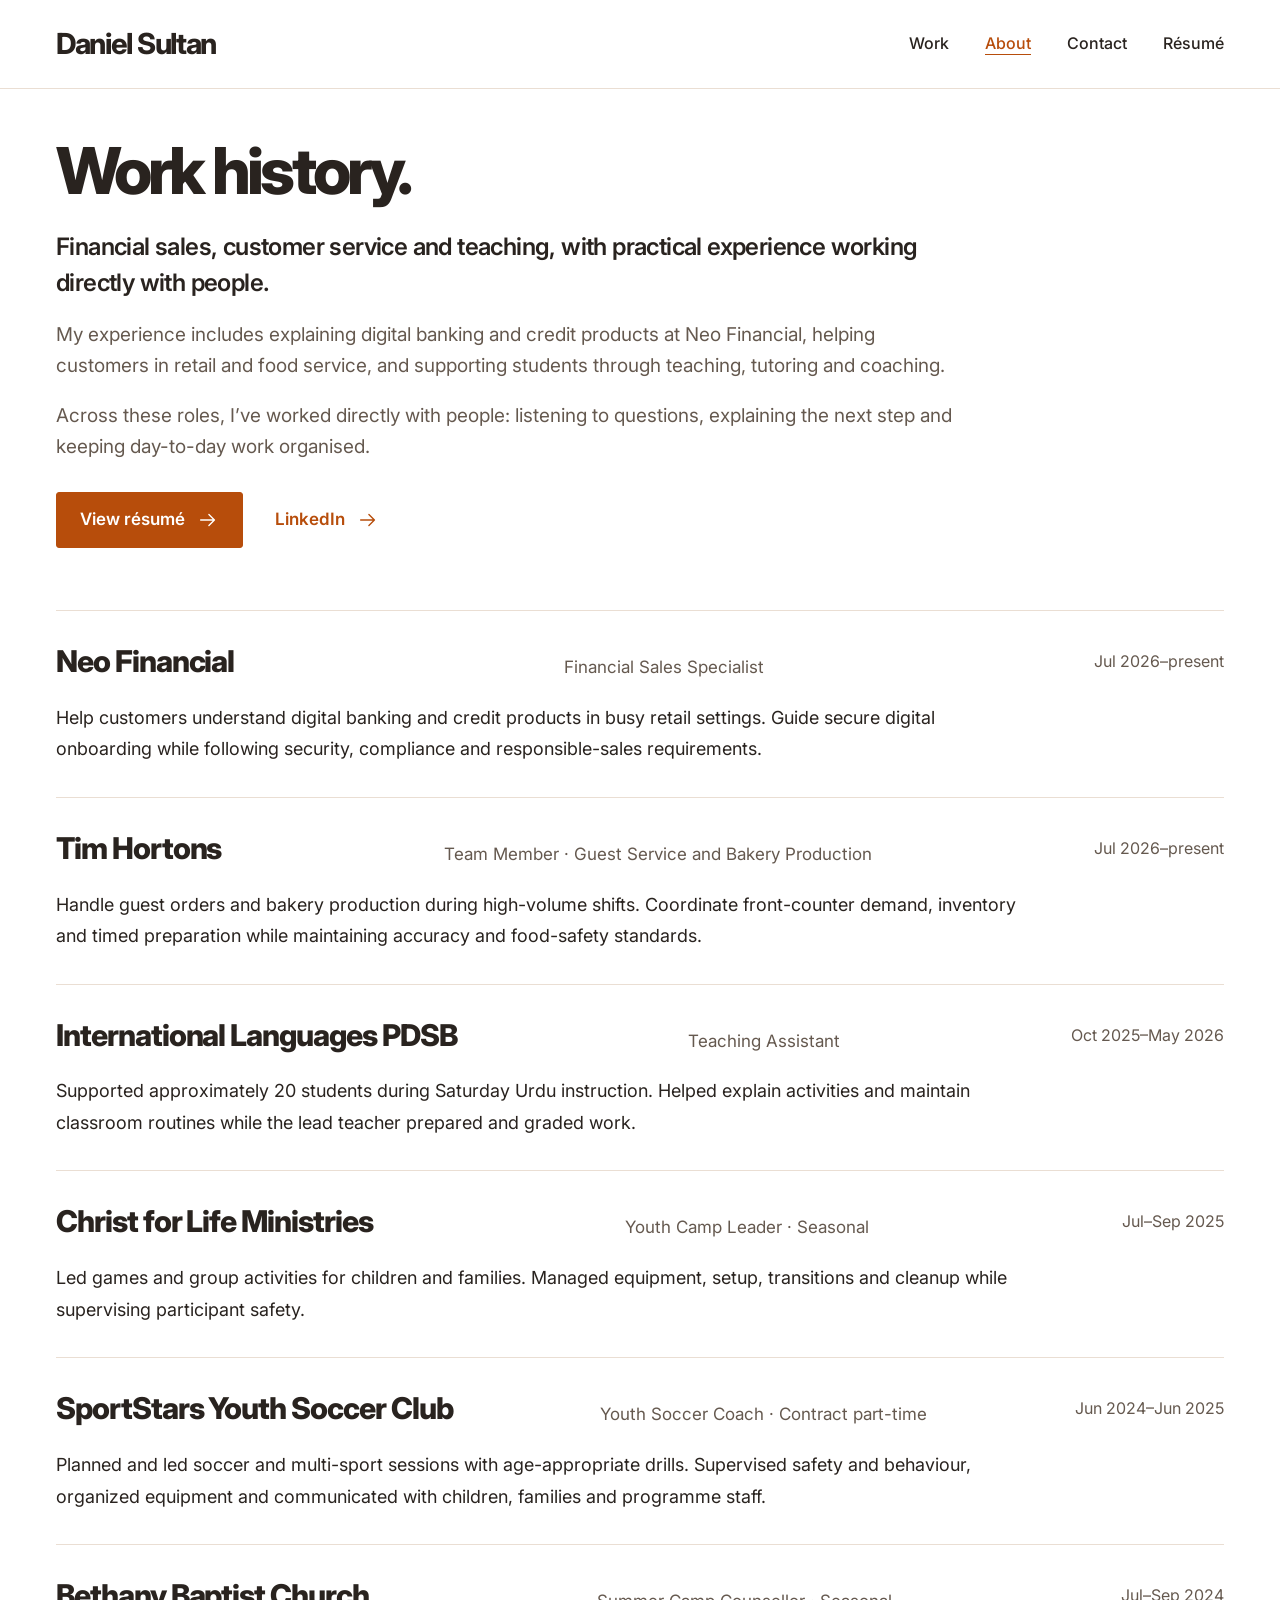
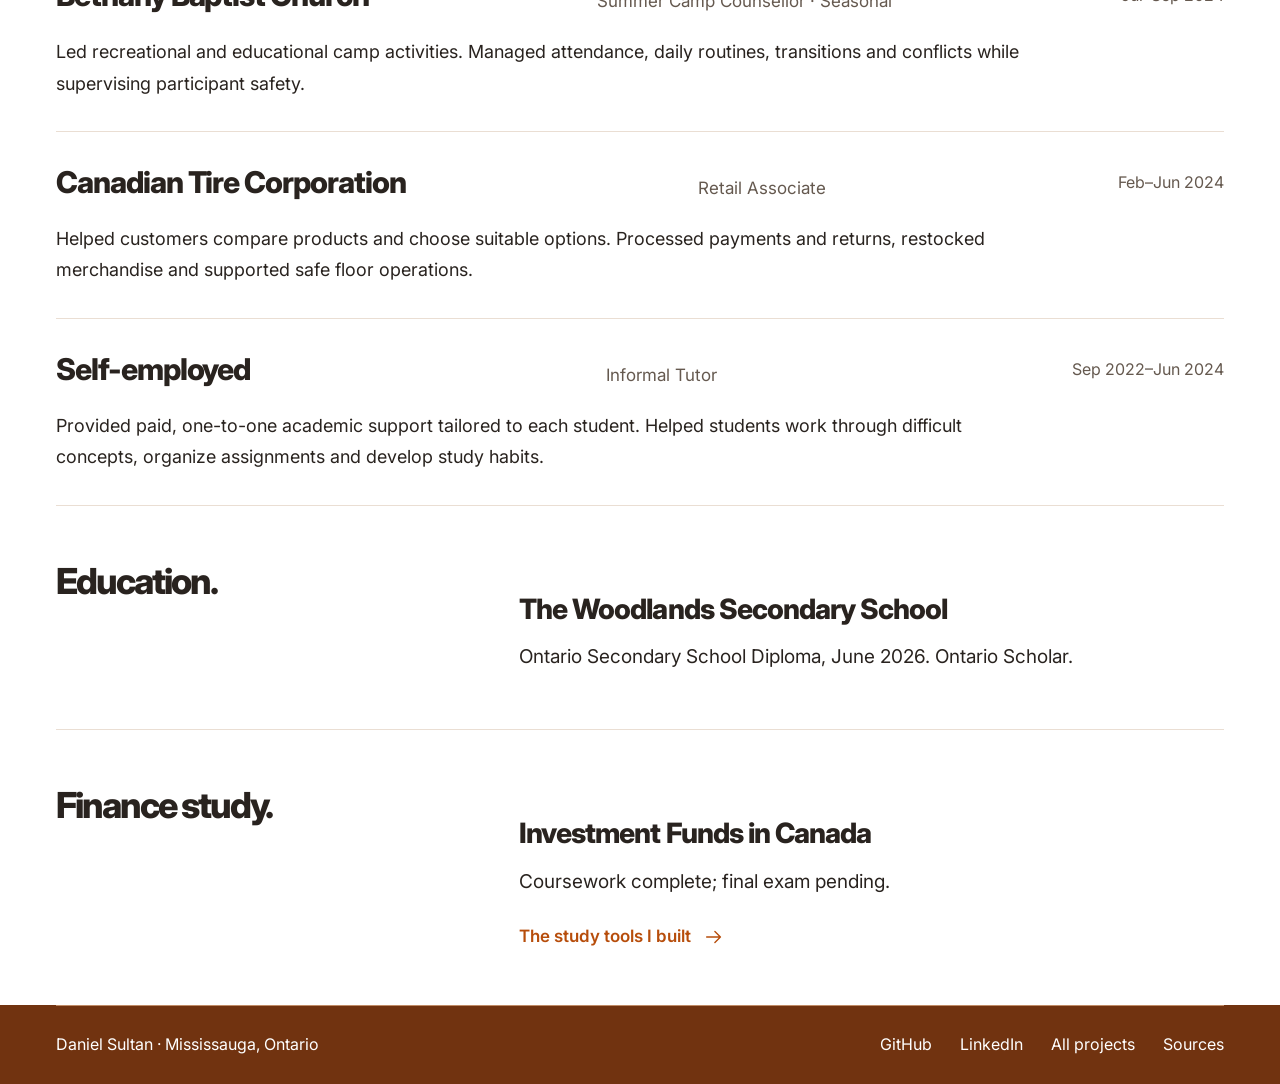
<file: history.html>
<!doctype html>
<html lang="en"><head>
<meta charset="utf-8"><meta name="viewport" content="width=device-width, initial-scale=1">
<title>Work history | Daniel Sultan</title><meta name="description" content="Daniel Sultan’s experience in financial sales, customer service, teaching and youth programmes.">
<link rel="canonical" href="https://danielsultan.ca/history.html">
<meta property="og:title" content="Work history | Daniel Sultan"><meta property="og:description" content="Daniel Sultan’s experience in financial sales, customer service, teaching and youth programmes."><meta property="og:type" content="website"><meta property="og:url" content="https://danielsultan.ca/history.html"><meta property="og:image" content="https://danielsultan.ca/assets/daniel-sultan-portrait.png"><meta property="og:image:alt" content="Daniel Sultan"><meta name="twitter:card" content="summary">
<link rel="icon" href="assets/favicon/openmoji-sunglasses-color.png"><link rel="preconnect" href="https://fonts.googleapis.com"><link rel="preconnect" href="https://fonts.gstatic.com" crossorigin><link href="https://fonts.googleapis.com/css2?family=Inter:wght@400;500;600;700;800&amp;display=swap" rel="stylesheet">
<link rel="stylesheet" href="story.css?v=20261028-orange"><script src="story.js?v=20261027d" defer></script></head><body class="document-page"><a class="skip-link" href="#main">Skip to content</a><header class="site-header"><div class="container header-inner"><a class="brand" href="index.html">Daniel Sultan</a><nav class="primary-nav" aria-label="Main"><a href="index.html#work">Work</a><a href="about.html" aria-current="page">About</a><a href="contact.html">Contact</a><a class="nav-resume" href="assets/Daniel-Sultan-Public-Resume.pdf">Résumé</a></nav></div></header><main id="main" tabindex="-1"><header class="page-intro container"><div class="page-copy"><span id="history-title" class="anchor-alias" aria-hidden="true"></span><h1>Work history.</h1><p class="lead">Financial sales, customer service and teaching, with practical experience working directly with people.</p><p>My experience includes explaining digital banking and credit products at Neo Financial, helping customers in retail and food service, and supporting students through teaching, tutoring and coaching.</p><p>Across these roles, I’ve worked directly with people: listening to questions, explaining the next step and keeping day-to-day work organised.</p><div class="actions"><a class="button" href="assets/Daniel-Sultan-Public-Resume.pdf">View résumé<svg viewBox="0 0 24 24" aria-hidden="true"><path d="M4 12h15m-6-6 6 6-6 6"/></svg></a><a class="text-link" href="https://www.linkedin.com/in/daniel-sultan">LinkedIn<svg viewBox="0 0 24 24" aria-hidden="true"><path d="M4 12h15m-6-6 6 6-6 6"/></svg></a></div></div></header><div class="container"><section class="experience-list" id="employment" aria-label="Employment">
  <article class="experience-row" id="neo-financial">
    <div class="experience-meta">
      <h2>Neo Financial</h2>
      <p class="experience-role">Financial Sales Specialist</p>
      <time>Jul 2026–present</time>
    </div>
    <p class="experience-description">Help customers understand digital banking and credit products in busy retail settings. Guide secure digital onboarding while following security, compliance and responsible-sales requirements.</p>
  </article>
  <article class="experience-row" id="tim-hortons">
    <div class="experience-meta">
      <h2>Tim Hortons</h2>
      <p class="experience-role">Team Member · Guest Service and Bakery Production</p>
      <time>Jul 2026–present</time>
    </div>
    <p class="experience-description">Handle guest orders and bakery production during high-volume shifts. Coordinate front-counter demand, inventory and timed preparation while maintaining accuracy and food-safety standards.</p>
  </article>
  <article class="experience-row" id="pdsb">
    <div class="experience-meta">
      <h2>International Languages PDSB</h2>
      <p class="experience-role">Teaching Assistant</p>
      <time>Oct 2025–May 2026</time>
    </div>
    <p class="experience-description">Supported approximately 20 students during Saturday Urdu instruction. Helped explain activities and maintain classroom routines while the lead teacher prepared and graded work.</p>
  </article>
  <article class="experience-row" id="private-youth-camp">
    <div class="experience-meta">
      <h2>Christ for Life Ministries</h2>
      <p class="experience-role">Youth Camp Leader · Seasonal</p>
      <time>Jul–Sep 2025</time>
    </div>
    <p class="experience-description">Led games and group activities for children and families. Managed equipment, setup, transitions and cleanup while supervising participant safety.</p>
  </article>
  <article class="experience-row" id="sportstars">
    <div class="experience-meta">
      <h2>SportStars Youth Soccer Club</h2>
      <p class="experience-role">Youth Soccer Coach · Contract part-time</p>
      <time>Jun 2024–Jun 2025</time>
    </div>
    <p class="experience-description">Planned and led soccer and multi-sport sessions with age-appropriate drills. Supervised safety and behaviour, organized equipment and communicated with children, families and programme staff.</p>
  </article>
  <article class="experience-row" id="bethany-camp">
    <div class="experience-meta">
      <h2>Bethany Baptist Church</h2>
      <p class="experience-role">Summer Camp Counsellor · Seasonal</p>
      <time>Jul–Sep 2024</time>
    </div>
    <p class="experience-description">Led recreational and educational camp activities. Managed attendance, daily routines, transitions and conflicts while supervising participant safety.</p>
  </article>
  <article class="experience-row" id="canadian-tire">
    <div class="experience-meta">
      <h2>Canadian Tire Corporation</h2>
      <p class="experience-role">Retail Associate</p>
      <time>Feb–Jun 2024</time>
    </div>
    <p class="experience-description">Helped customers compare products and choose suitable options. Processed payments and returns, restocked merchandise and supported safe floor operations.</p>
  </article>
  <article class="experience-row" id="tutoring">
    <div class="experience-meta">
      <h2>Self-employed</h2>
      <p class="experience-role">Informal Tutor</p>
      <time>Sep 2022–Jun 2024</time>
    </div>
    <p class="experience-description">Provided paid, one-to-one academic support tailored to each student. Helped students work through difficult concepts, organize assignments and develop study habits.</p>
  </article>
</section></div><section class="story-section container " id="education"><span id="history-education-title" class="anchor-alias" aria-hidden="true"></span><h2>Education.</h2><div class="section-body"><h3>The Woodlands Secondary School</h3><p>Ontario Secondary School Diploma, June 2026. Ontario Scholar.</p></div></section><section class="story-section container " id="training"><span id="history-training-title" class="anchor-alias" aria-hidden="true"></span><h2>Finance study.</h2><div class="section-body"><h3>Investment Funds in Canada</h3><p>Coursework complete; final exam pending.</p><div class="actions"><a class="text-link" href="cire.html">The study tools I built<svg viewBox="0 0 24 24" aria-hidden="true"><path d="M4 12h15m-6-6 6 6-6 6"/></svg></a></div></div></section></main><footer class="site-footer"><div class="container footer-inner"><p>Daniel Sultan · Mississauga, Ontario</p><nav aria-label="More"><a href="https://github.com/itsdanielsultan">GitHub</a><a href="https://www.linkedin.com/in/daniel-sultan">LinkedIn</a><a href="portfolio.html">All projects</a><a href="proof.html">Sources</a></nav></div></footer><dialog class="image-viewer" aria-label="Project image"><button class="viewer-close" type="button" aria-label="Close image"><svg viewBox="0 0 24 24" aria-hidden="true"><path d="m6 6 12 12M18 6 6 18"/></svg></button><figure><img alt=""><figcaption></figcaption></figure><a class="viewer-original" href="#">Open original image</a></dialog></body></html>
</file>
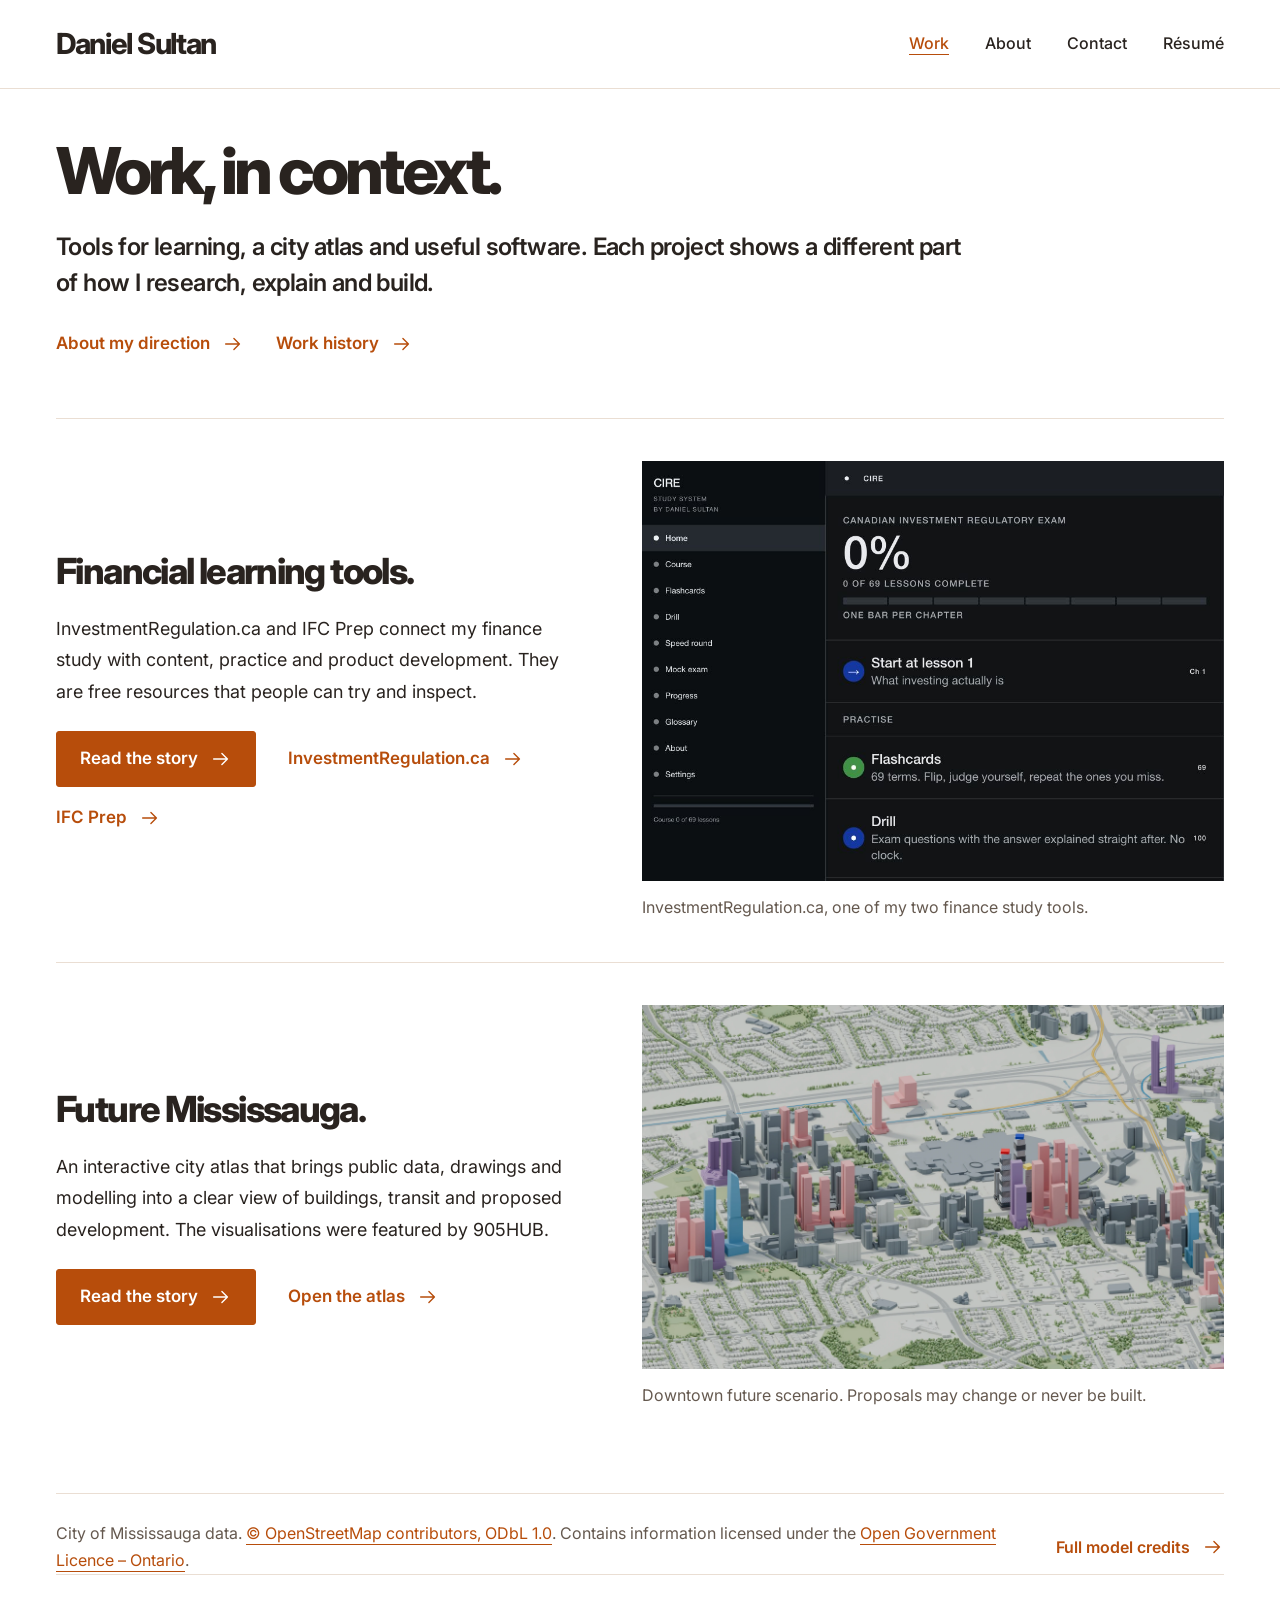
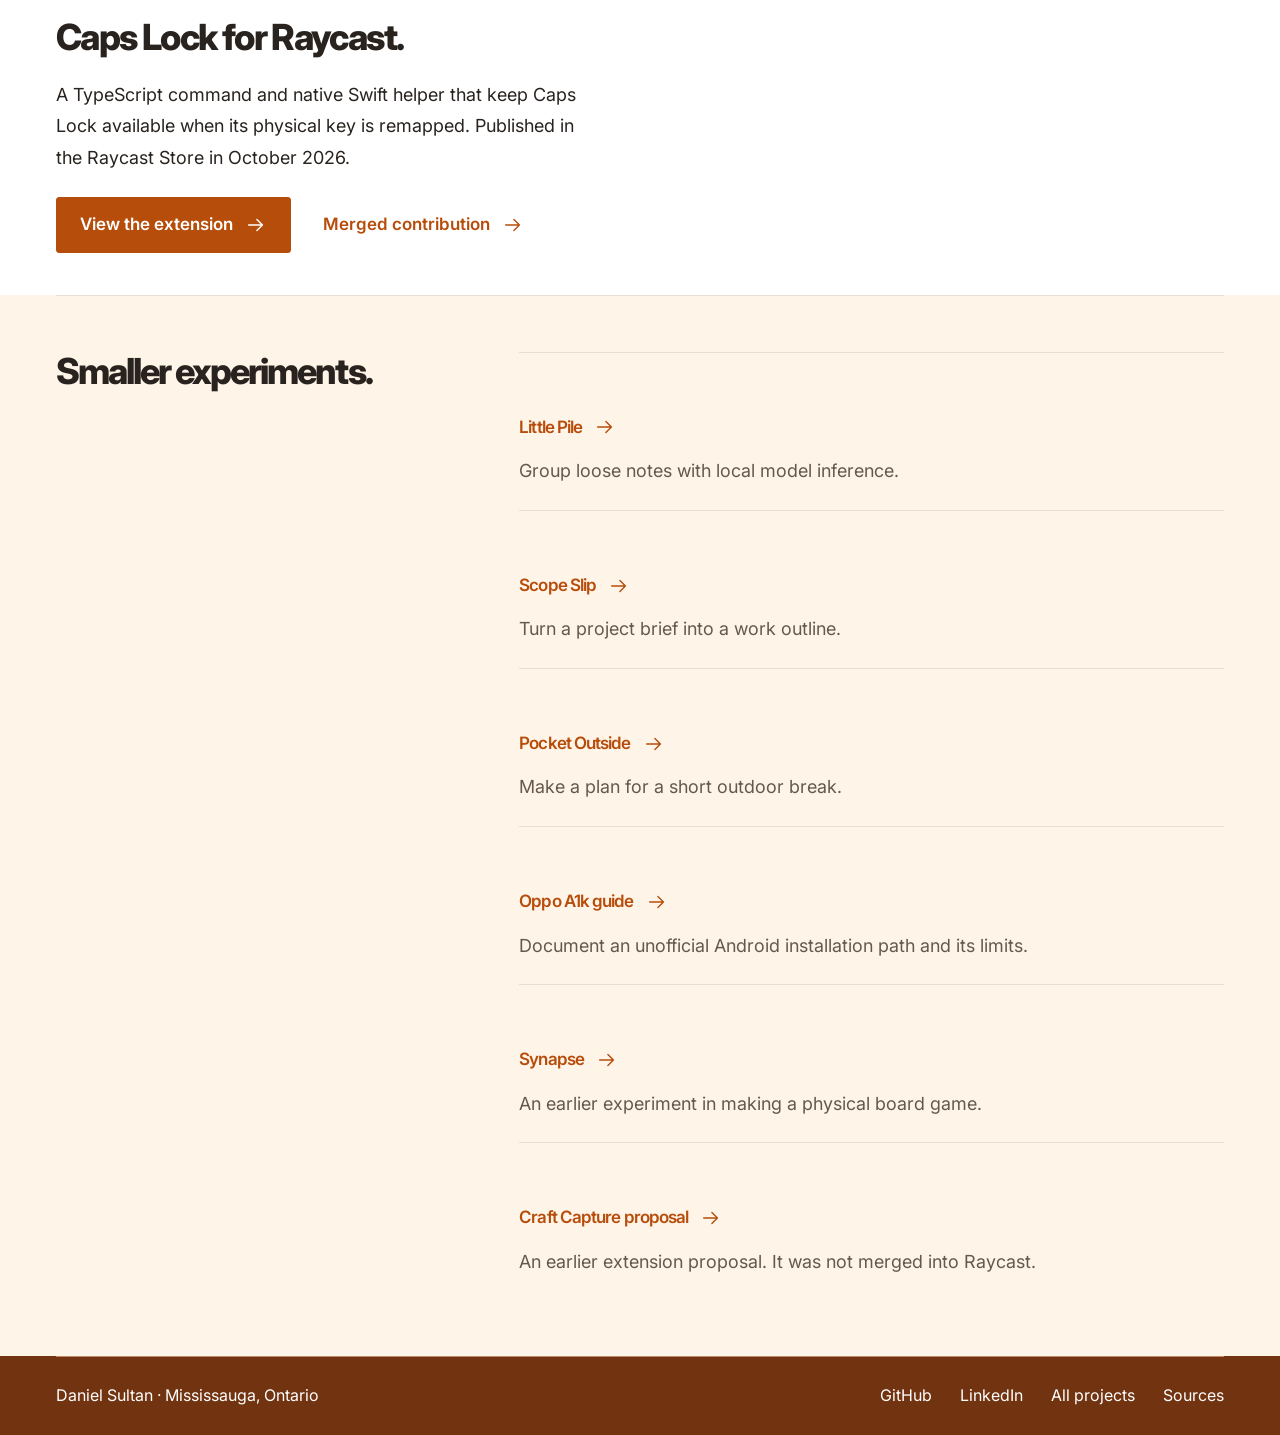
<file: portfolio.html>
<!doctype html>
<html lang="en"><head>
<meta charset="utf-8"><meta name="viewport" content="width=device-width, initial-scale=1">
<title>Work | Daniel Sultan</title><meta name="description" content="Finance study tools, Future Mississauga and published software, with the story and source behind each project.">
<link rel="canonical" href="https://danielsultan.ca/portfolio.html">
<meta property="og:title" content="Work | Daniel Sultan"><meta property="og:description" content="Finance study tools, Future Mississauga and published software, with the story and source behind each project."><meta property="og:type" content="website"><meta property="og:url" content="https://danielsultan.ca/portfolio.html"><meta property="og:image" content="https://danielsultan.ca/assets/daniel-sultan-portrait.png"><meta property="og:image:alt" content="Daniel Sultan"><meta name="twitter:card" content="summary">
<link rel="icon" href="assets/favicon/openmoji-sunglasses-color.png"><link rel="preconnect" href="https://fonts.googleapis.com"><link rel="preconnect" href="https://fonts.gstatic.com" crossorigin><link href="https://fonts.googleapis.com/css2?family=Inter:wght@400;500;600;700;800&amp;display=swap" rel="stylesheet">
<link rel="stylesheet" href="story.css?v=20261028-orange"><script src="story.js?v=20261027d" defer></script></head><body class="document-page"><a class="skip-link" href="#main">Skip to content</a><header class="site-header"><div class="container header-inner"><a class="brand" href="index.html">Daniel Sultan</a><nav class="primary-nav" aria-label="Main"><a href="index.html#work" aria-current="page">Work</a><a href="about.html">About</a><a href="contact.html">Contact</a><a class="nav-resume" href="assets/Daniel-Sultan-Public-Resume.pdf">Résumé</a></nav></div></header><main id="main" tabindex="-1"><header class="page-intro container"><div class="page-copy"><h1>Work, in context.</h1><p class="lead">Tools for learning, a city atlas and useful software. Each project shows a different part of how I research, explain and build.</p><div class="actions"><a class="text-link" href="about.html">About my direction<svg viewBox="0 0 24 24" aria-hidden="true"><path d="M4 12h15m-6-6 6 6-6 6"/></svg></a><a class="text-link" href="history.html">Work history<svg viewBox="0 0 24 24" aria-hidden="true"><path d="M4 12h15m-6-6 6 6-6 6"/></svg></a></div></div></header><div class="container work-index"><article class="work-entry" id="portfolio-cire"><span id="portfolio-list" class="anchor-alias" aria-hidden="true"></span><span id="portfolio-ifc" class="anchor-alias" aria-hidden="true"></span><span id="portfolio-heading" class="anchor-alias" aria-hidden="true"></span><div class="entry-copy"><h2>Financial learning tools.</h2><p>InvestmentRegulation.ca and IFC Prep connect my finance study with content, practice and product development. They are free resources that people can try and inspect.</p><div class="actions"><a class="button" href="cire.html">Read the story<svg viewBox="0 0 24 24" aria-hidden="true"><path d="M4 12h15m-6-6 6 6-6 6"/></svg></a><a class="text-link" href="https://investmentregulation.ca/">InvestmentRegulation.ca<svg viewBox="0 0 24 24" aria-hidden="true"><path d="M4 12h15m-6-6 6 6-6 6"/></svg></a><a class="text-link" href="https://ifcprep.ca/">IFC Prep<svg viewBox="0 0 24 24" aria-hidden="true"><path d="M4 12h15m-6-6 6 6-6 6"/></svg></a></div></div><figure class="media "><a href="assets/work/cire-study-screen.webp" data-image title="View image"><img src="assets/work/cire-study-screen.webp" width="1000" height="720" alt="InvestmentRegulation.ca dashboard showing its original lessons, flashcards and practice." decoding="async" loading="lazy"></a><figcaption>InvestmentRegulation.ca, one of my two finance study tools.</figcaption></figure></article><article class="work-entry" id="portfolio-future"><div class="entry-copy"><h2>Future Mississauga.</h2><p>An interactive city atlas that brings public data, drawings and modelling into a clear view of buildings, transit and proposed development. The visualisations were featured by 905HUB.</p><div class="actions"><a class="button" href="future-mississauga.html">Read the story<svg viewBox="0 0 24 24" aria-hidden="true"><path d="M4 12h15m-6-6 6 6-6 6"/></svg></a><a class="text-link" href="https://futuremississauga.com/explore.html">Open the atlas<svg viewBox="0 0 24 24" aria-hidden="true"><path d="M4 12h15m-6-6 6 6-6 6"/></svg></a></div></div><figure class="media "><a href="assets/work/downtown-native-20261023.webp" data-image title="View image"><img src="assets/work/downtown-native-20261023.webp" width="2400" height="1500" alt="Future Mississauga’s downtown model, with existing buildings and retained development proposals." decoding="async" loading="lazy"></a><figcaption>Downtown future scenario. Proposals may change or never be built.</figcaption></figure></article><div class="source-note"><p>City of Mississauga data. <a href="https://www.openstreetmap.org/copyright">© OpenStreetMap contributors, ODbL 1.0</a>. Contains information licensed under the <a href="https://www.ontario.ca/page/open-government-licence-ontario">Open Government Licence – Ontario</a>.</p><a class="text-link" href="proof.html#city-sources">Full model credits<svg viewBox="0 0 24 24" aria-hidden="true"><path d="M4 12h15m-6-6 6 6-6 6"/></svg></a></div><article class="work-entry work-entry-text" id="portfolio-caps-lock"><div class="entry-copy"><h2>Caps Lock for Raycast.</h2><p>A TypeScript command and native Swift helper that keep Caps Lock available when its physical key is remapped. Published in the Raycast Store in October 2026.</p><div class="actions"><a class="button" href="https://www.raycast.com/itsdanielsultan/caps-lock">View the extension<svg viewBox="0 0 24 24" aria-hidden="true"><path d="M4 12h15m-6-6 6 6-6 6"/></svg></a><a class="text-link" href="https://github.com/raycast/extensions/pull/31864">Merged contribution<svg viewBox="0 0 24 24" aria-hidden="true"><path d="M4 12h15m-6-6 6 6-6 6"/></svg></a></div></div></article></div><div class="chapter-soft"><section class="story-section container " id="smaller-work"><span id="smaller-tools-heading" class="anchor-alias" aria-hidden="true"></span><span id="earlier-work-heading" class="anchor-alias" aria-hidden="true"></span><h2>Smaller experiments.</h2><div class="section-body"><ul class="project-list"><li id="portfolio-little-pile"><h3><a class="text-link" href="https://itsdanielsultan.github.io/little-pile/">Little Pile<svg viewBox="0 0 24 24" aria-hidden="true"><path d="M4 12h15m-6-6 6 6-6 6"/></svg></a></h3><p>Group loose notes with local model inference.</p></li><li id="portfolio-scope-slip"><h3><a class="text-link" href="https://itsdanielsultan.github.io/scope-slip/">Scope Slip<svg viewBox="0 0 24 24" aria-hidden="true"><path d="M4 12h15m-6-6 6 6-6 6"/></svg></a></h3><p>Turn a project brief into a work outline.</p></li><li id="portfolio-pocket-outside"><h3><a class="text-link" href="https://itsdanielsultan.github.io/pocket-outside/">Pocket Outside<svg viewBox="0 0 24 24" aria-hidden="true"><path d="M4 12h15m-6-6 6 6-6 6"/></svg></a></h3><p>Make a plan for a short outdoor break.</p></li><li id="portfolio-oppo"><h3><a class="text-link" href="https://github.com/itsdanielsultan/oppo-a1k-lineageos-18.1">Oppo A1k guide<svg viewBox="0 0 24 24" aria-hidden="true"><path d="M4 12h15m-6-6 6 6-6 6"/></svg></a></h3><p>Document an unofficial Android installation path and its limits.</p></li><li id="portfolio-synapse"><h3><a class="text-link" href="https://medium.com/@itsdanielsultan/i-wanted-to-build-a-game-1a72ee7dcdb5">Synapse<svg viewBox="0 0 24 24" aria-hidden="true"><path d="M4 12h15m-6-6 6 6-6 6"/></svg></a></h3><p>An earlier experiment in making a physical board game.</p></li><li id="portfolio-raycast"><h3><a class="text-link" href="https://github.com/raycast/extensions/pull/26965">Craft Capture proposal<svg viewBox="0 0 24 24" aria-hidden="true"><path d="M4 12h15m-6-6 6 6-6 6"/></svg></a></h3><p>An earlier extension proposal. It was not merged into Raycast.</p></li></ul></div></section></div><span id="portfolio-pieoneer" class="anchor-alias" aria-hidden="true"></span></main><footer class="site-footer"><div class="container footer-inner"><p>Daniel Sultan · Mississauga, Ontario</p><nav aria-label="More"><a href="https://github.com/itsdanielsultan">GitHub</a><a href="https://www.linkedin.com/in/daniel-sultan">LinkedIn</a><a href="portfolio.html">All projects</a><a href="proof.html">Sources</a></nav></div></footer><dialog class="image-viewer" aria-label="Project image"><button class="viewer-close" type="button" aria-label="Close image"><svg viewBox="0 0 24 24" aria-hidden="true"><path d="m6 6 12 12M18 6 6 18"/></svg></button><figure><img alt=""><figcaption></figcaption></figure><a class="viewer-original" href="#">Open original image</a></dialog></body></html>
</file>
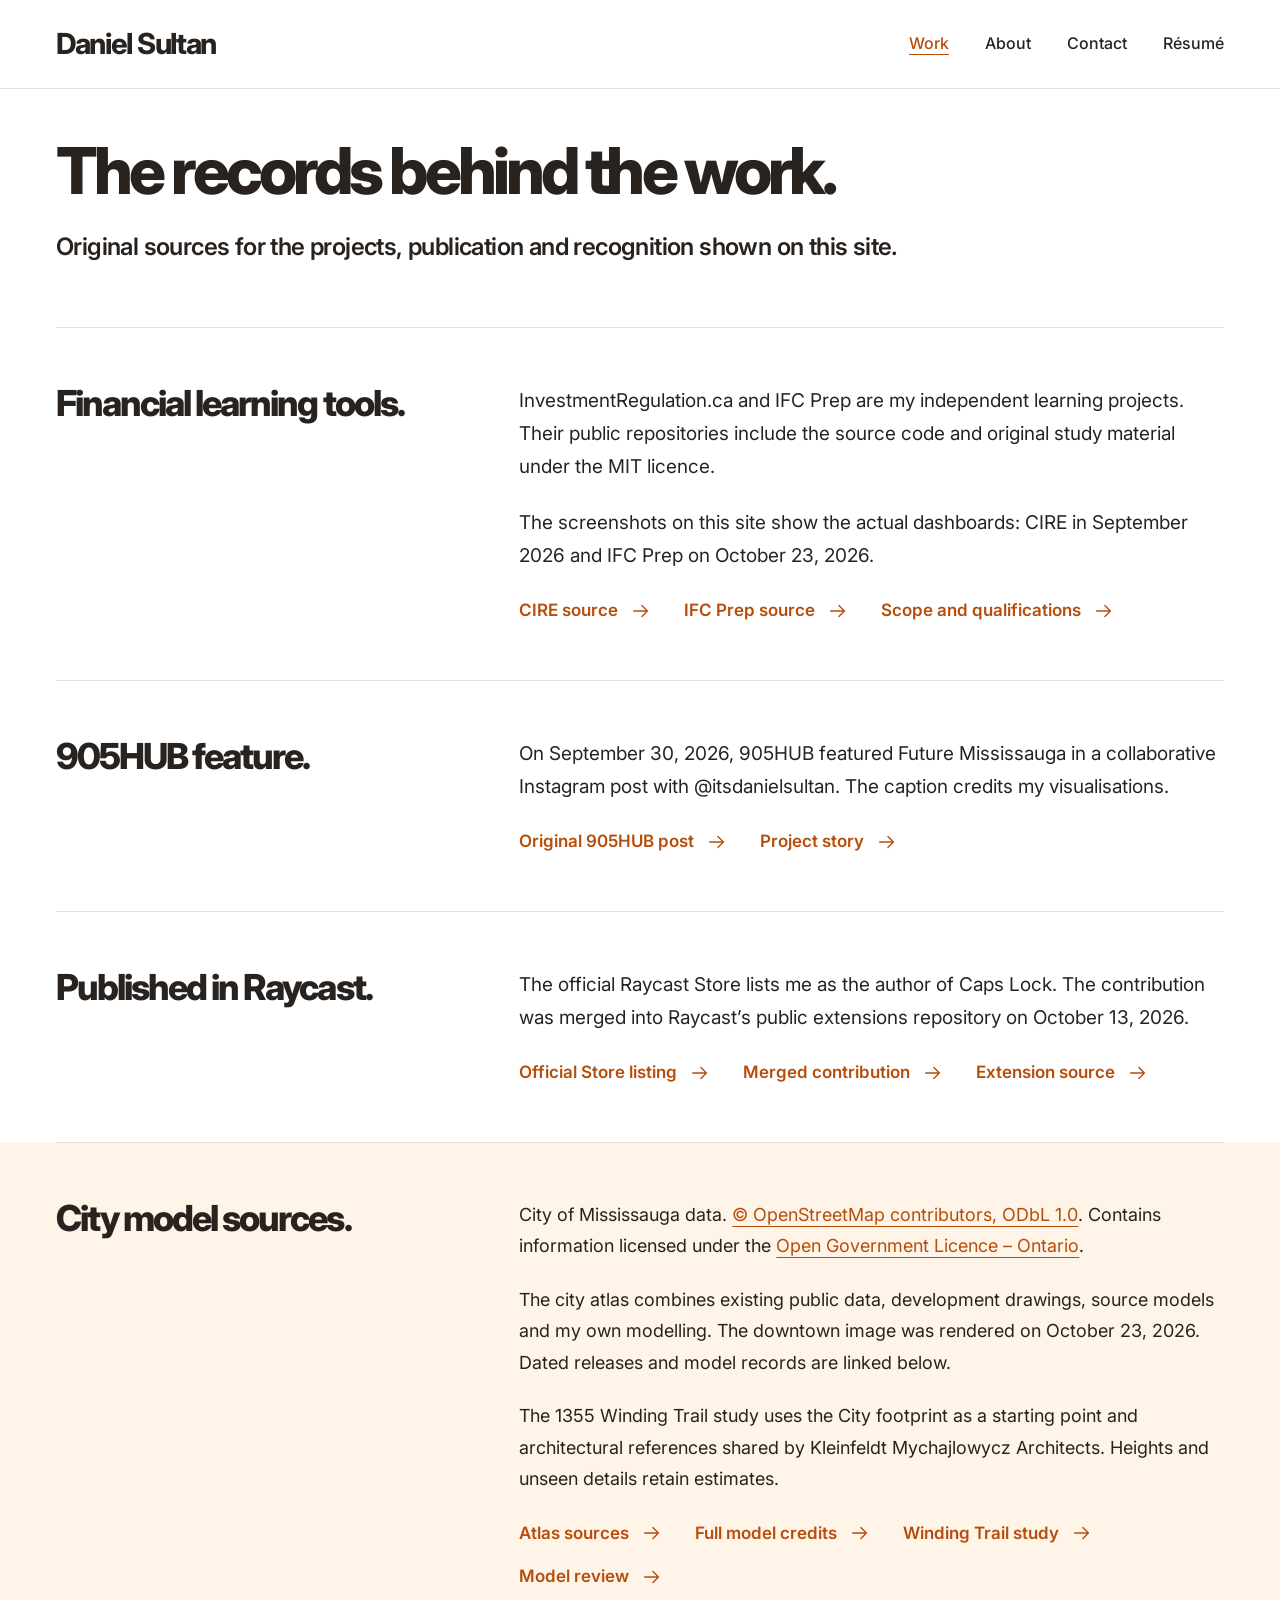
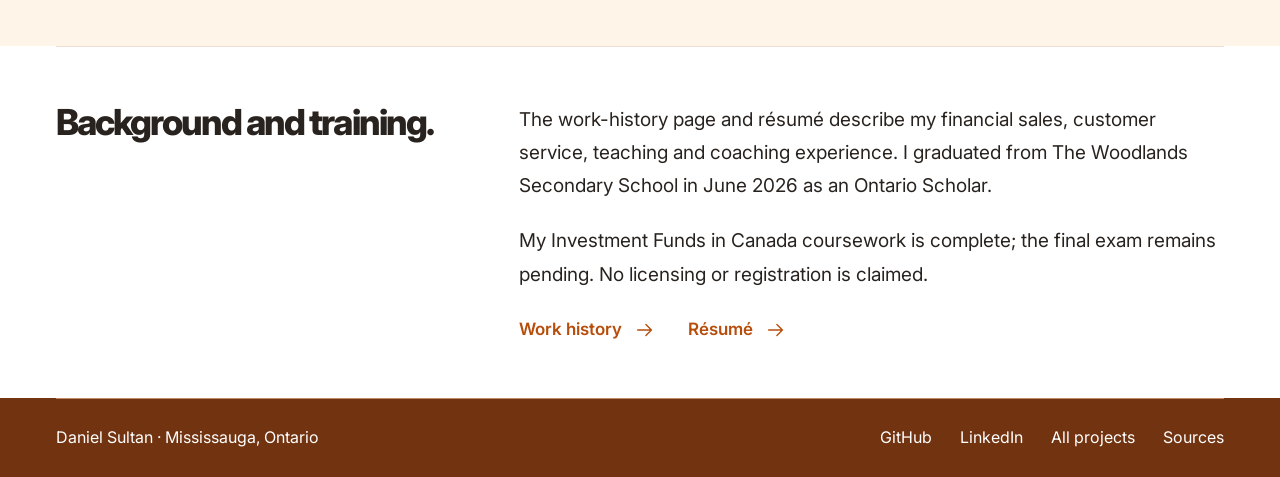
<file: proof.html>
<!doctype html>
<html lang="en"><head>
<meta charset="utf-8"><meta name="viewport" content="width=device-width, initial-scale=1">
<title>Sources and recognition | Daniel Sultan</title><meta name="description" content="Original records for Daniel Sultan’s projects, 905HUB feature, Raycast publication and background.">
<link rel="canonical" href="https://danielsultan.ca/proof.html">
<meta property="og:title" content="Sources and recognition | Daniel Sultan"><meta property="og:description" content="Original records for Daniel Sultan’s projects, 905HUB feature, Raycast publication and background."><meta property="og:type" content="website"><meta property="og:url" content="https://danielsultan.ca/proof.html"><meta property="og:image" content="https://danielsultan.ca/assets/daniel-sultan-portrait.png"><meta property="og:image:alt" content="Daniel Sultan"><meta name="twitter:card" content="summary">
<link rel="icon" href="assets/favicon/openmoji-sunglasses-color.png"><link rel="preconnect" href="https://fonts.googleapis.com"><link rel="preconnect" href="https://fonts.gstatic.com" crossorigin><link href="https://fonts.googleapis.com/css2?family=Inter:wght@400;500;600;700;800&amp;display=swap" rel="stylesheet">
<link rel="stylesheet" href="story.css?v=20261028-orange"><script src="story.js?v=20261027d" defer></script></head><body class="document-page"><a class="skip-link" href="#main">Skip to content</a><header class="site-header"><div class="container header-inner"><a class="brand" href="index.html">Daniel Sultan</a><nav class="primary-nav" aria-label="Main"><a href="index.html#work" aria-current="page">Work</a><a href="about.html">About</a><a href="contact.html">Contact</a><a class="nav-resume" href="assets/Daniel-Sultan-Public-Resume.pdf">Résumé</a></nav></div></header><main id="main" tabindex="-1"><header class="page-intro container"><div class="page-copy"><h1>The records behind the work.</h1><p class="lead">Original sources for the projects, publication and recognition shown on this site.</p></div></header><section class="story-section container " id="learning-sources"><span id="learning-proof" class="anchor-alias" aria-hidden="true"></span><h2>Financial learning tools.</h2><div class="section-body"><p>InvestmentRegulation.ca and IFC Prep are my independent learning projects. Their public repositories include the source code and original study material under the MIT licence.</p><p>The screenshots on this site show the actual dashboards: CIRE in September 2026 and IFC Prep on October 23, 2026.</p><div class="actions"><a class="text-link" href="https://github.com/itsdanielsultan/Daniel-CIRE">CIRE source<svg viewBox="0 0 24 24" aria-hidden="true"><path d="M4 12h15m-6-6 6 6-6 6"/></svg></a><a class="text-link" href="https://github.com/itsdanielsultan/IFC-Prep">IFC Prep source<svg viewBox="0 0 24 24" aria-hidden="true"><path d="M4 12h15m-6-6 6 6-6 6"/></svg></a><a class="text-link" href="cire.html#limits">Scope and qualifications<svg viewBox="0 0 24 24" aria-hidden="true"><path d="M4 12h15m-6-6 6 6-6 6"/></svg></a></div></div></section><section class="story-section container " id="905hub"><span id="recognition" class="anchor-alias" aria-hidden="true"></span><span id="media" class="anchor-alias" aria-hidden="true"></span><h2>905HUB feature.</h2><div class="section-body"><p>On September 30, 2026, 905HUB featured Future Mississauga in a collaborative Instagram post with @itsdanielsultan. The caption credits my visualisations.</p><div class="actions"><a class="text-link" href="https://www.instagram.com/905hub/p/Dd6sR2qFDEH/">Original 905HUB post<svg viewBox="0 0 24 24" aria-hidden="true"><path d="M4 12h15m-6-6 6 6-6 6"/></svg></a><a class="text-link" href="future-mississauga.html">Project story<svg viewBox="0 0 24 24" aria-hidden="true"><path d="M4 12h15m-6-6 6 6-6 6"/></svg></a></div></div></section><section class="story-section container " id="raycast"><span id="open-source" class="anchor-alias" aria-hidden="true"></span><h2>Published in Raycast.</h2><div class="section-body"><p>The official Raycast Store lists me as the author of Caps Lock. The contribution was merged into Raycast’s public extensions repository on October 13, 2026.</p><div class="actions"><a class="text-link" href="https://www.raycast.com/itsdanielsultan/caps-lock">Official Store listing<svg viewBox="0 0 24 24" aria-hidden="true"><path d="M4 12h15m-6-6 6 6-6 6"/></svg></a><a class="text-link" href="https://github.com/raycast/extensions/pull/31864">Merged contribution<svg viewBox="0 0 24 24" aria-hidden="true"><path d="M4 12h15m-6-6 6 6-6 6"/></svg></a><a class="text-link" href="https://github.com/raycast/extensions/tree/main/extensions/caps-lock">Extension source<svg viewBox="0 0 24 24" aria-hidden="true"><path d="M4 12h15m-6-6 6 6-6 6"/></svg></a></div></div></section><div class="chapter-soft"><section class="story-section container sources-section" id="city-sources"><span id="future-proof" class="anchor-alias" aria-hidden="true"></span><h2>City model sources.</h2><div class="section-body"><p>City of Mississauga data. <a href="https://www.openstreetmap.org/copyright">© OpenStreetMap contributors, ODbL 1.0</a>. Contains information licensed under the <a href="https://www.ontario.ca/page/open-government-licence-ontario">Open Government Licence – Ontario</a>.</p><p>The city atlas combines existing public data, development drawings, source models and my own modelling. The downtown image was rendered on October 23, 2026. Dated releases and model records are linked below.</p><p>The 1355 Winding Trail study uses the City footprint as a starting point and architectural references shared by Kleinfeldt Mychajlowycz Architects. Heights and unseen details retain estimates.</p><div class="actions"><a class="text-link" href="https://futuremississauga.com/sources.html">Atlas sources<svg viewBox="0 0 24 24" aria-hidden="true"><path d="M4 12h15m-6-6 6 6-6 6"/></svg></a><a class="text-link" href="https://futuremississauga.com/licenses/CREDITS.md">Full model credits<svg viewBox="0 0 24 24" aria-hidden="true"><path d="M4 12h15m-6-6 6 6-6 6"/></svg></a><a class="text-link" href="https://futuremississauga.com/reference-updates.html">Winding Trail study<svg viewBox="0 0 24 24" aria-hidden="true"><path d="M4 12h15m-6-6 6 6-6 6"/></svg></a><a class="text-link" href="https://futuremississauga.com/accuracy-review.html">Model review<svg viewBox="0 0 24 24" aria-hidden="true"><path d="M4 12h15m-6-6 6 6-6 6"/></svg></a></div></div></section></div><section class="story-section container " id="background"><h2>Background and training.</h2><div class="section-body"><p>The work-history page and résumé describe my financial sales, customer service, teaching and coaching experience. I graduated from The Woodlands Secondary School in June 2026 as an Ontario Scholar.</p><p>My Investment Funds in Canada coursework is complete; the final exam remains pending. No licensing or registration is claimed.</p><div class="actions"><a class="text-link" href="history.html">Work history<svg viewBox="0 0 24 24" aria-hidden="true"><path d="M4 12h15m-6-6 6 6-6 6"/></svg></a><a class="text-link" href="assets/Daniel-Sultan-Public-Resume.pdf">Résumé<svg viewBox="0 0 24 24" aria-hidden="true"><path d="M4 12h15m-6-6 6 6-6 6"/></svg></a></div></div></section><span id="cire-proof" class="anchor-alias" aria-hidden="true"></span><span id="feedback" class="anchor-alias" aria-hidden="true"></span><span id="future-proof-title" class="anchor-alias" aria-hidden="true"></span><span id="ifc-proof" class="anchor-alias" aria-hidden="true"></span><span id="media-title" class="anchor-alias" aria-hidden="true"></span><span id="project-sources" class="anchor-alias" aria-hidden="true"></span><span id="testing" class="anchor-alias" aria-hidden="true"></span></main><footer class="site-footer"><div class="container footer-inner"><p>Daniel Sultan · Mississauga, Ontario</p><nav aria-label="More"><a href="https://github.com/itsdanielsultan">GitHub</a><a href="https://www.linkedin.com/in/daniel-sultan">LinkedIn</a><a href="portfolio.html">All projects</a><a href="proof.html">Sources</a></nav></div></footer><dialog class="image-viewer" aria-label="Project image"><button class="viewer-close" type="button" aria-label="Close image"><svg viewBox="0 0 24 24" aria-hidden="true"><path d="m6 6 12 12M18 6 6 18"/></svg></button><figure><img alt=""><figcaption></figcaption></figure><a class="viewer-original" href="#">Open original image</a></dialog></body></html>
</file>
<file: story.css>
:root {
  --paper: #fff;
  --ink: #29231f;
  --muted: #65594f;
  --accent: #b74d0b;
  --soft: #fff4e8;
  --line: #eaded3;
  --dark: #713310;
  --content: 1280px;
  --gutter: 56px;
  --font: "Inter", -apple-system, BlinkMacSystemFont, "Segoe UI", sans-serif;
}

*, *::before, *::after { box-sizing: border-box; }
html { scroll-behavior: smooth; scroll-padding-top: 30px; }
body {
  margin: 0;
  background: var(--paper);
  color: var(--ink);
  font: 400 19px/1.7 var(--font);
  -webkit-font-smoothing: antialiased;
}
main { outline: none; }
h1, h2, h3, p, figure { margin: 0; }
h1, h2, h3 { font-weight: 800; letter-spacing: -.055em; line-height: 1.08; }
h1 { font-size: 72px; }
h2 { font-size: 42px; }
h3 { font-size: 30px; letter-spacing: -.035em; }
p { max-width: 76ch; }
p + p { margin-top: 22px; }
a { color: var(--accent); text-underline-offset: 5px; text-decoration-thickness: 1px; }
a:hover { color: #903b08; }
button { font: 600 16px/1.5 var(--font); cursor: pointer; }
button, a { -webkit-tap-highlight-color: transparent; }
a:focus-visible, button:focus-visible {
  outline: 3px solid var(--accent);
  outline-offset: 5px;
}
img { display: block; max-width: 100%; height: auto; }
svg {
  width: 22px;
  height: 22px;
  flex: none;
  fill: none;
  stroke: currentColor;
  stroke-width: 1.5;
  stroke-linecap: round;
  stroke-linejoin: round;
  vertical-align: middle;
}
.container, .footer-inner {
  width: min(var(--content), calc(100% - var(--gutter) * 2));
  margin-inline: auto;
}
.skip-link {
  position: fixed;
  left: 16px;
  top: -100px;
  z-index: 100;
  padding: 12px 20px;
  background: white;
  border: 2px solid var(--accent);
  font-size: 16px;
}
.skip-link:focus { top: 12px; }

/* One horizontal identity and navigation system across every route. */
.site-header { border-bottom: 1px solid var(--line); background: white; }
.header-inner {
  min-height: 88px;
  display: flex;
  align-items: center;
  justify-content: space-between;
  gap: 30px;
  padding-block: 18px;
}
.brand {
  color: var(--ink);
  font-size: 29px;
  font-weight: 750;
  letter-spacing: -.045em;
  line-height: 1.2;
  text-decoration: none;
  white-space: nowrap;
}
.brand:hover { color: var(--ink); }
.primary-nav { display: flex; align-items: center; gap: 36px; flex-wrap: wrap; }
.primary-nav a { font-size: 16px; font-weight: 500; color: var(--ink); text-decoration: none; }
.primary-nav a:hover, .primary-nav a[aria-current="page"] { color: var(--accent); text-decoration: underline; }

/* The introduction tells the career story before showing individual projects. */
.intro {
  display: grid;
  grid-template-columns: minmax(0, 1.95fr) minmax(0, 1fr);
  align-items: start;
  gap: 72px;
  padding-block: 54px 52px;
}
.intro-copy { min-width: 0; }
.intro-copy h1 {
  font-size: clamp(72px, 7.55vw, 112px);
  line-height: 1.02;
  letter-spacing: -.065em;
  margin-block: 4px 25px;
}
.intro-lead {
  font-size: clamp(25px, 2.12vw, 32px);
  line-height: 1.42;
  letter-spacing: -.035em;
  font-weight: 500;
  max-width: 43ch;
}
.intro-summary {
  margin-top: 25px;
  font-size: 20px;
  line-height: 1.65;
  color: var(--muted);
  max-width: 71ch;
}
.intro-portrait { width: 100%; max-width: 400px; justify-self: end; min-width: 0; }
.intro-portrait img { width: 100%; aspect-ratio: .885; object-fit: cover; object-position: center 36%; }
.intro-portrait figcaption { margin-top: 14px; color: var(--muted); font-size: 16px; line-height: 1.5; }
.actions {
  display: flex;
  align-items: center;
  flex-wrap: wrap;
  gap: 18px 32px;
  margin-top: 30px;
}
.button, .text-link, .back-link {
  display: inline-flex;
  align-items: center;
  justify-content: center;
  gap: 12px;
  font: 600 17px/1.5 var(--font);
  text-decoration: none;
}
.button {
  border: 1px solid var(--accent);
  border-radius: 3px;
  padding: 14px 23px;
  background: var(--accent);
  color: white;
  min-height: 54px;
}
.button:hover { color: white; background: #973c08; border-color: #973c08; }
.text-link { justify-content: flex-start; }
.text-link:hover { text-decoration: underline; }
.button-light { color: var(--accent); background: white; border-color: white; }
.button-light:hover { color: var(--accent); background: #fff0df; border-color: #fff0df; }

/* Narrative chapters use a shared grid and readable supporting text. */
.chapter { padding-block: 80px; }
.chapter-soft { background: var(--soft); }
.finance-grid, .city-grid { display: grid; min-width: 0; align-items: center; }
.finance-grid { grid-template-columns: minmax(0, 1fr) minmax(0, 1.12fr); gap: 72px; }
.city-grid { grid-template-columns: minmax(0, 1.65fr) minmax(0, 1fr); gap: 42px; align-items: start; }
.chapter-copy { min-width: 0; }
.chapter-copy h2, .chapter-heading, .chapter > .container > h2 {
  font-size: clamp(42px, 4.16vw, 60px);
  line-height: 1.07;
  letter-spacing: -.055em;
}
.chapter-copy h2 { max-width: 18ch; margin-bottom: 30px; }
.chapter-copy p { font-size: 19px; line-height: 1.7; }
.chapter-heading { max-width: 21ch; margin-bottom: 40px; }
.chapter > .container > h2:not(.chapter-heading) { max-width: 21ch; margin-bottom: 36px; }
.media { min-width: 0; }
.media > a[data-image] { display: block; cursor: zoom-in; }
.media img { width: 100%; height: auto; background: var(--soft); }
.media figcaption {
  font-size: 16px;
  line-height: 1.6;
  color: var(--muted);
  margin-top: 14px;
  max-width: none;
}
.media figcaption p { font-size: inherit; line-height: inherit; margin-top: 12px; max-width: none; }
.section-note {
  border-top: 1px solid var(--line);
  padding-top: 26px;
  margin-top: 44px;
  max-width: none;
  font-size: 16px;
  line-height: 1.7;
  color: var(--muted);
}
.source-note {
  display: flex;
  justify-content: space-between;
  align-items: center;
  gap: 28px 44px;
  border-top: 1px solid var(--line);
  padding-top: 26px;
  margin-top: 42px;
  color: var(--muted);
  font-size: 16px;
  line-height: 1.7;
}
.source-note p { max-width: 99ch; font-size: 16px; }
.source-note > a { display: inline-flex; align-items: center; gap: 12px; flex: none; font-size: 16px; }
.source-note > .text-link { white-space: nowrap; }
.software-row {
  display: grid;
  grid-template-columns: minmax(0, 1.9fr) minmax(0, 1fr);
  gap: 70px;
  align-items: center;
  border-top: 1px solid var(--line);
  padding-top: 30px;
}
.software-row > div { min-width: 0; }
.software-row h3 { font-size: 31px; margin-bottom: 14px; }
.software-row p { font-size: 19px; line-height: 1.65; }
.software-row > div:last-child { justify-self: end; }
.software-row > div:last-child .text-link { font-size: 20px; }
.software-row > div:last-child p { font-size: 16px; margin-top: 12px; color: var(--muted); }
.direction { padding-block: 66px 48px; color: white; background: var(--dark); }
.direction h2 { font-size: clamp(42px, 4.16vw, 60px); margin-bottom: 34px; letter-spacing: -.055em; }
.direction-grid { display: grid; grid-template-columns: 1fr 1fr; gap: 70px; }
.direction-grid p { font-size: 20px; line-height: 1.7; max-width: 60ch; margin-top: 0; }
.direction .actions { margin-top: 30px; }
.direction .text-link { color: white; font-weight: 500; }
.direction a:focus-visible { outline-color: white; }
.site-footer { color: white; background: var(--dark); font-size: 16px; line-height: 1.6; }
.footer-inner {
  display: flex;
  align-items: center;
  justify-content: space-between;
  gap: 24px 36px;
  padding-block: 26px;
  border-top: 1px solid #bf8b66;
}
.footer-inner p { font-size: 16px; }
.footer-inner > div, .footer-inner nav { display: flex; flex-wrap: wrap; gap: 18px 28px; }
.site-footer a { color: white; font-size: 16px; text-decoration: none; }
.site-footer a:hover { text-decoration: underline; }
.site-footer a:focus-visible { outline-color: white; }

/* Case studies and background use the same body scale and reading order. */
.page-intro { padding-block: 48px 62px; }
.page-intro h1 {
  font-size: clamp(50px, 5.05vw, 74px);
  letter-spacing: -.06em;
  line-height: 1.05;
  max-width: 22ch;
  margin-bottom: 24px;
}
.page-intro .lead {
  font-size: 24px;
  line-height: 1.5;
  letter-spacing: -.025em;
  font-weight: 600;
  max-width: 58ch;
}
.page-intro .page-copy > p:not(.lead) { margin-top: 18px; font-size: 19px; line-height: 1.65; color: var(--muted); }
.page-copy { min-width: 0; }
.split-intro {
  display: grid;
  grid-template-columns: minmax(0, .95fr) minmax(0, 1.35fr);
  gap: 56px;
  align-items: center;
}
.split-intro .media { align-self: center; }
.back-link { font-size: 16px; justify-content: flex-start; margin-bottom: 28px; font-weight: 500; }
.back-link svg { width: 19px; height: 19px; }
.story-section {
  display: grid;
  grid-template-columns: minmax(0, .85fr) minmax(0, 1.5fr);
  gap: 64px;
  padding-block: 56px;
  border-top: 1px solid var(--line);
  position: relative;
}
.story-section > h2 { font-size: clamp(32px, 2.8vw, 42px); max-width: 18ch; }
.section-body { min-width: 0; }
.section-body p { font-size: 19px; line-height: 1.75; }
.section-body h3 { font-size: 28px; margin: 32px 0 16px; }
.section-body .media { margin-block: 28px; }
.section-body .actions { margin-top: 26px; }
.section-body .source-note { font-size: 16px; }
.section-body .source-note p { font-size: 16px; }
.sources-section .section-body p { font-size: 18px; }
.comparison-pair { display: grid; grid-template-columns: minmax(0, 1fr) minmax(0, 1fr); gap: 22px; margin-block: 28px; }
.comparison-pair .media { margin-block: 0; }
.comparison-pair img { width: 100%; aspect-ratio: 4/3; object-fit: contain; }
.comparison-pair figcaption { font-size: 16px; }
.about-intro .intro-portrait { max-width: 300px; }
.personal-line { font-size: 25px; line-height: 1.5; font-weight: 600; letter-spacing: -.025em; }
.compact-list { list-style: none; padding: 0; margin: 0; }
.compact-list li { border-top: 1px solid var(--line); padding: 17px 0; font-size: 18px; line-height: 1.65; }
.compact-list li:last-child { border-bottom: 1px solid var(--line); }
.experience-row { border-top: 1px solid var(--line); padding-block: 32px; }
.experience-meta { display: flex; justify-content: space-between; align-items: start; gap: 28px; }
.experience-meta > div { min-width: 0; }
.experience-meta h2 { font-size: 30px; line-height: 1.2; letter-spacing: -.035em; }
.experience-role { font-size: 17px; color: var(--muted); margin-top: 10px; }
.experience-meta time { font-size: 16px; color: var(--muted); padding-top: 5px; white-space: nowrap; }
.experience-description { margin-top: 20px; max-width: 88ch; font-size: 18px; line-height: 1.75; }
.work-entry {
  display: grid;
  grid-template-columns: minmax(0, 1fr) minmax(0, 1.1fr);
  gap: 56px;
  align-items: center;
  border-top: 1px solid var(--line);
  padding-block: 42px;
}
.entry-copy { min-width: 0; }
.entry-copy h2 { font-size: 36px; line-height: 1.15; letter-spacing: -.045em; overflow-wrap: anywhere; }
.entry-copy p { font-size: 18px; line-height: 1.75; margin-top: 20px; }
.entry-copy .actions { margin-top: 24px; }
.small-project-list { margin-block: 24px 40px; }
.small-project-list > a { display: grid; grid-template-columns: minmax(0, 1fr) minmax(0, 1.8fr) 22px; align-items: center; gap: 25px; border-top: 1px solid var(--line); padding-block: 21px; font-size: 18px; text-decoration: none; }
.small-project-list > a > span:nth-child(2) { color: var(--muted); font-size: 16px; }
.small-project-list > a:hover > span:first-child { text-decoration: underline; }
.project-list { list-style: none; margin: 0; padding: 0; }
.project-list > li { border-top: 1px solid var(--line); padding-block: 23px; }
.project-list h3 { font-size: 26px; line-height: 1.2; }
.project-list p { margin-top: 12px; font-size: 18px; color: var(--muted); line-height: 1.7; }
.project-list h3 a { display: inline-flex; align-items: center; gap: 12px; }
.contact-address {
  display: flex;
  align-items: center;
  flex-wrap: wrap;
  gap: 24px;
  border-block: 1px solid var(--line);
  padding-block: 30px;
  margin-block: 36px;
}
.contact-address > a { font-size: clamp(25px, 3.2vw, 46px); font-weight: 650; letter-spacing: -.045em; line-height: 1.3; overflow-wrap: anywhere; }
#copy-email { padding: 12px 18px; min-height: 48px; border: 1px solid var(--accent); border-radius: 3px; background: white; color: var(--accent); }
#copy-email:hover { background: var(--soft); }
.contact-link-row { display: grid; grid-template-columns: minmax(0, 1fr) minmax(0, 2fr); gap: 30px; border-top: 1px solid var(--line); padding-block: 23px; align-items: start; }
.contact-link-row:last-child { border-bottom: 1px solid var(--line); }
.contact-link-row a { font-size: 19px; }
.contact-link-row p, .contact-link-description { color: var(--muted); font-size: 18px; line-height: 1.65; }
.muted { color: var(--muted); }
.anchor-alias { display: block; height: 0; position: relative; }

/* Original project media opens in a native dialog. */
.image-viewer {
  width: min(1260px, calc(100vw - 32px));
  max-width: none;
  max-height: 94dvh;
  overflow: auto;
  border: 0;
  border-radius: 3px;
  padding: 54px 24px 26px;
  color: var(--ink);
  background: white;
}
.image-viewer:not([open]) { display: none; }
.image-viewer::backdrop { background: #2f2118b8; }
.image-viewer img { width: auto; max-width: 100%; max-height: 70dvh; margin-inline: auto; object-fit: contain; }
.image-viewer figcaption { font-size: 16px; line-height: 1.65; margin-top: 18px; max-width: 85ch; }
.viewer-close { position: absolute; top: 7px; right: 8px; width: 44px; height: 44px; display: grid; place-items: center; border: 0; background: white; color: var(--ink); }
.viewer-original { display: inline-block; margin-top: 16px; font-size: 16px; }

@media (max-width: 1200px) {
  :root { --gutter: 40px; }
  .intro { gap: 48px; grid-template-columns: minmax(0, 1.8fr) minmax(0, 1fr); }
  .intro-copy h1 { font-size: clamp(68px, 7.25vw, 90px); }
  .intro-lead { font-size: 27px; }
  .intro-summary { font-size: 19px; }
  .finance-grid { gap: 44px; }
  .city-grid { grid-template-columns: minmax(0, 1.35fr) minmax(0, 1fr); gap: 36px; }
  .chapter-copy h2, .chapter-heading, .chapter > .container > h2 { font-size: 48px; }
  .chapter-copy p { font-size: 18px; }
  .chapter-copy .actions { gap: 17px 24px; }
  .split-intro { gap: 38px; grid-template-columns: minmax(0, 1fr) minmax(0, 1.15fr); }
  .page-intro h1 { font-size: 60px; }
  .page-intro .lead { font-size: 23px; }
  .story-section { gap: 44px; }
  .source-note { flex-wrap: wrap; gap: 18px; }
  .software-row { gap: 44px; }
  .direction-grid { gap: 48px; }
  .work-entry { gap: 40px; }
}

@media (max-width: 960px) {
  :root { --gutter: 30px; }
  .header-inner { min-height: 82px; }
  .brand { font-size: 26px; }
  .primary-nav { gap: 25px; }
  .intro { gap: 32px; padding-block: 42px; grid-template-columns: minmax(0, 2fr) minmax(0, 1fr); }
  .intro-copy h1 { font-size: 68px; letter-spacing: -.065em; }
  .intro-lead { font-size: 25px; }
  .intro-summary { font-size: 18px; line-height: 1.7; }
  .intro-portrait figcaption { font-size: 16px; }
  .chapter { padding-block: 62px; }
  .finance-grid { gap: 34px; }
  .chapter-copy h2, .chapter-heading, .chapter > .container > h2 { font-size: 42px; }
  .chapter-copy h2 { margin-bottom: 24px; }
  .city-grid { grid-template-columns: minmax(0, 1.2fr) minmax(0, 1fr); gap: 28px; }
  .chapter-copy .button, .chapter-copy .text-link { font-size: 16px; }
  .chapter-copy .actions { gap: 18px; }
  .button { padding: 13px 19px; }
  .direction-grid { gap: 36px; }
  .direction-grid p { font-size: 19px; }
  .split-intro { grid-template-columns: minmax(0, 1fr) minmax(0, 1fr); gap: 32px; align-items: start; }
  .page-intro h1 { font-size: 52px; }
  .page-intro .lead { font-size: 22px; }
  .page-intro .page-copy > p:not(.lead) { font-size: 18px; }
  .story-section { grid-template-columns: minmax(0, .8fr) minmax(0, 1.5fr); gap: 30px; padding-block: 44px; }
  .story-section > h2 { font-size: 32px; }
  .section-body p { font-size: 18px; }
  .work-entry { grid-template-columns: minmax(0, 1fr) minmax(0, 1fr); gap: 32px; }
  .entry-copy h2 { font-size: 30px; }
  .footer-inner { align-items: start; }
}

@media (max-width: 760px) {
  :root { --gutter: 24px; }
  body { font-size: 18px; }
  .header-inner { gap: 22px; }
  .brand { font-size: 25px; }
  .primary-nav { gap: 21px; }
  .intro { grid-template-columns: minmax(0, 1fr) 116px; gap: 24px 22px; padding-block: 36px 46px; align-items: start; }
  .intro-copy { display: contents; }
  .intro-copy h1 { grid-column: 1; grid-row: 1; margin: 0; max-width: 7.5ch; font-size: clamp(50px, 8.4vw, 60px); line-height: .99; letter-spacing: -.06em; align-self: center; }
  .intro-portrait { grid-column: 2; grid-row: 1; width: 116px; max-width: none; justify-self: end; }
  .intro-portrait img { aspect-ratio: 1; object-position: center 37%; }
  .intro-portrait figcaption { margin-top: 10px; font-size: 16px; line-height: 1.4; }
  .intro-lead { grid-column: 1 / -1; margin: 0; font-size: 24px; line-height: 1.45; letter-spacing: -.035em; }
  .intro-summary { grid-column: 1 / -1; margin: 0; font-size: 18px; line-height: 1.7; }
  .intro .actions { grid-column: 1 / -1; margin: 2px 0 0; gap: 20px 28px; }
  .actions { gap: 19px 26px; margin-top: 28px; }
  .button, .text-link { font-size: 17px; }
  .chapter { padding-block: 52px; }
  .finance-grid, .city-grid { grid-template-columns: minmax(0, 1fr); gap: 30px; }
  .chapter-copy h2, .chapter-heading, .chapter > .container > h2 { font-size: 38px; letter-spacing: -.05em; line-height: 1.1; }
  .chapter-copy h2 { max-width: 20ch; margin-bottom: 24px; }
  .chapter-copy p { font-size: 18px; line-height: 1.75; }
  .chapter-heading { margin-bottom: 30px; max-width: 22ch; }
  .city-grid .media { order: 2; }
  .city-grid .chapter-copy { order: 1; }
  .media figcaption { font-size: 16px; margin-top: 13px; }
  .section-note, .source-note { margin-top: 32px; padding-top: 24px; font-size: 16px; }
  .source-note { display: block; }
  .source-note > a { margin-top: 18px; white-space: normal; }
  .software-row { grid-template-columns: minmax(0, 1fr); gap: 24px; padding-top: 26px; }
  .software-row h3 { font-size: 29px; }
  .software-row p { font-size: 18px; line-height: 1.75; }
  .software-row > div:last-child { justify-self: start; }
  .software-row > div:last-child .text-link { font-size: 19px; }
  .direction { padding-block: 48px 36px; }
  .direction h2 { font-size: 39px; margin-bottom: 25px; line-height: 1.1; }
  .direction-grid { grid-template-columns: minmax(0, 1fr); gap: 24px; }
  .direction-grid p { font-size: 18px; line-height: 1.75; }
  .footer-inner { display: flex; flex-direction: column; gap: 22px; padding-block: 25px; }
  .footer-inner > div, .footer-inner nav { gap: 17px 24px; }
  .page-intro { padding-block: 34px 42px; }
  .split-intro { grid-template-columns: minmax(0, 1fr); gap: 32px; }
  .page-intro h1 { font-size: 48px; line-height: 1.05; letter-spacing: -.055em; margin-bottom: 22px; }
  .page-intro .lead { font-size: 23px; line-height: 1.5; }
  .page-intro .page-copy > p:not(.lead) { font-size: 18px; line-height: 1.75; }
  .back-link { margin-bottom: 24px; }
  .story-section { grid-template-columns: minmax(0, 1fr); gap: 23px; padding-block: 36px; }
  .story-section > h2 { font-size: 32px; max-width: 24ch; line-height: 1.15; }
  .section-body p { font-size: 18px; line-height: 1.75; }
  .section-body h3 { font-size: 26px; margin-top: 28px; }
  .comparison-pair { gap: 20px; }
  .comparison-pair figcaption { font-size: 16px; }
  .about-intro .intro-portrait { width: 220px; max-width: 65%; justify-self: start; }
  .personal-line { font-size: 23px; }
  .experience-meta { display: block; }
  .experience-meta h2 { font-size: 28px; }
  .experience-meta time { display: block; margin-top: 12px; padding: 0; font-size: 16px; }
  .experience-role { font-size: 17px; }
  .experience-description { font-size: 18px; margin-top: 18px; }
  .work-entry { grid-template-columns: minmax(0, 1fr); gap: 26px; padding-block: 34px; }
  .entry-copy h2 { font-size: 32px; }
  .entry-copy p { font-size: 18px; }
  .small-project-list > a { grid-template-columns: minmax(0, 1fr) 22px; gap: 8px 20px; }
  .small-project-list > a > span:nth-child(2) { grid-column: 1; font-size: 16px; }
  .small-project-list > a > svg { grid-column: 2; grid-row: 1 / 3; }
  .contact-address { margin-block: 30px; padding-block: 26px; gap: 20px; }
  .contact-address > a { font-size: 29px; }
  .contact-link-row { grid-template-columns: minmax(0, 1fr); gap: 10px; padding-block: 23px; }
  .contact-link-row a { font-size: 19px; }
  .contact-link-row p, .contact-link-description { font-size: 18px; }
  .image-viewer { padding: 54px 18px 24px; }
}

@media (max-width: 560px) {
  .header-inner { flex-wrap: wrap; gap: 18px; padding-block: 19px; }
  .brand { font-size: 25px; }
  .primary-nav { width: 100%; justify-content: space-between; gap: 15px; }
  .primary-nav a { font-size: 16px; }
  .intro { grid-template-columns: minmax(0, 1fr) 110px; padding-top: 30px; }
  .intro-portrait { width: 110px; }
  .intro-copy h1 { font-size: 52px; }
  .intro .actions { align-items: flex-start; }
  .chapter-copy h2, .chapter-heading, .chapter > .container > h2 { font-size: 36px; }
  .comparison-pair { grid-template-columns: minmax(0, 1fr); gap: 27px; }
  .page-intro h1 { font-size: 44px; }
  .direction h2 { font-size: 37px; }
}

@media (max-width: 370px) {
  :root { --gutter: 20px; }
  .intro { grid-template-columns: minmax(0, 1fr) 96px; column-gap: 16px; }
  .intro-portrait { width: 96px; }
  .intro-copy h1 { font-size: 45px; }
  .intro-lead { font-size: 23px; }
  .button { padding-inline: 18px; }
  .chapter-copy h2, .chapter-heading, .chapter > .container > h2 { font-size: 33px; }
  .contact-address > a { font-size: 26px; }
}

@media (prefers-reduced-motion: reduce) {
  html { scroll-behavior: auto; }
}

@media print {
  .site-header, .site-footer, .skip-link, .image-viewer { display: none !important; }
  .container { width: 100%; }
  body { color: #111; background: white; font-size: 12pt; }
  .intro, .chapter, .page-intro, .story-section, .direction { padding-block: 24px; }
  .direction { color: #111; background: white; }
  .direction .text-link { color: #111; }
  .intro-copy h1 { font-size: 44pt; }
  .chapter-copy h2, .chapter-heading, .chapter > .container > h2 { font-size: 28pt; }
  a { color: inherit; }
  .media { break-inside: avoid; }
}

/* Legacy section links are out of flow so they do not alter editorial grids. */
.story-section,.work-entry,.page-copy{position:relative}
.anchor-alias{position:absolute;inset:0 auto auto 0;width:0;height:0;pointer-events:none}

@media(max-width:760px){.about-intro .intro-portrait{grid-column:auto;grid-row:auto;width:220px;max-width:70%;justify-self:start}}

@media(max-width:560px){.contact-address>a{font-size:clamp(20px,6vw,25px);letter-spacing:-.04em;white-space:nowrap}}
</file>
